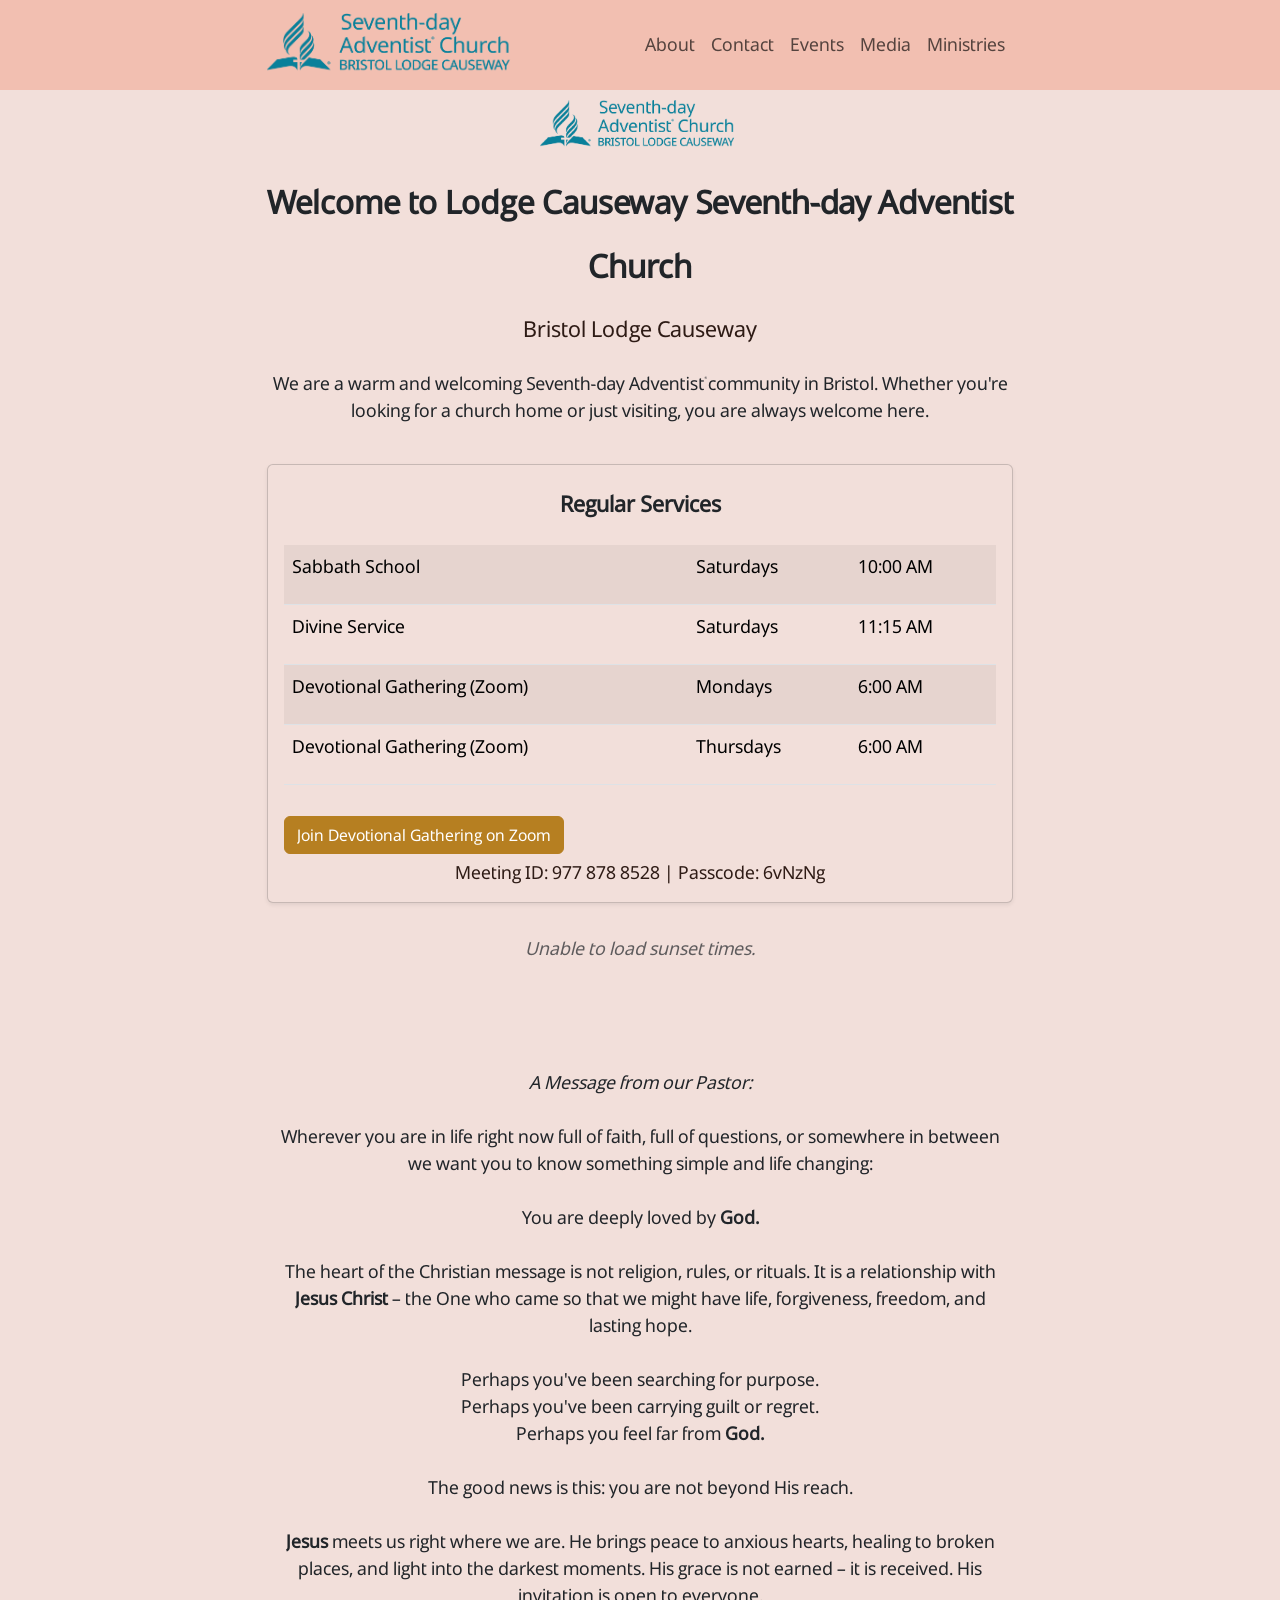
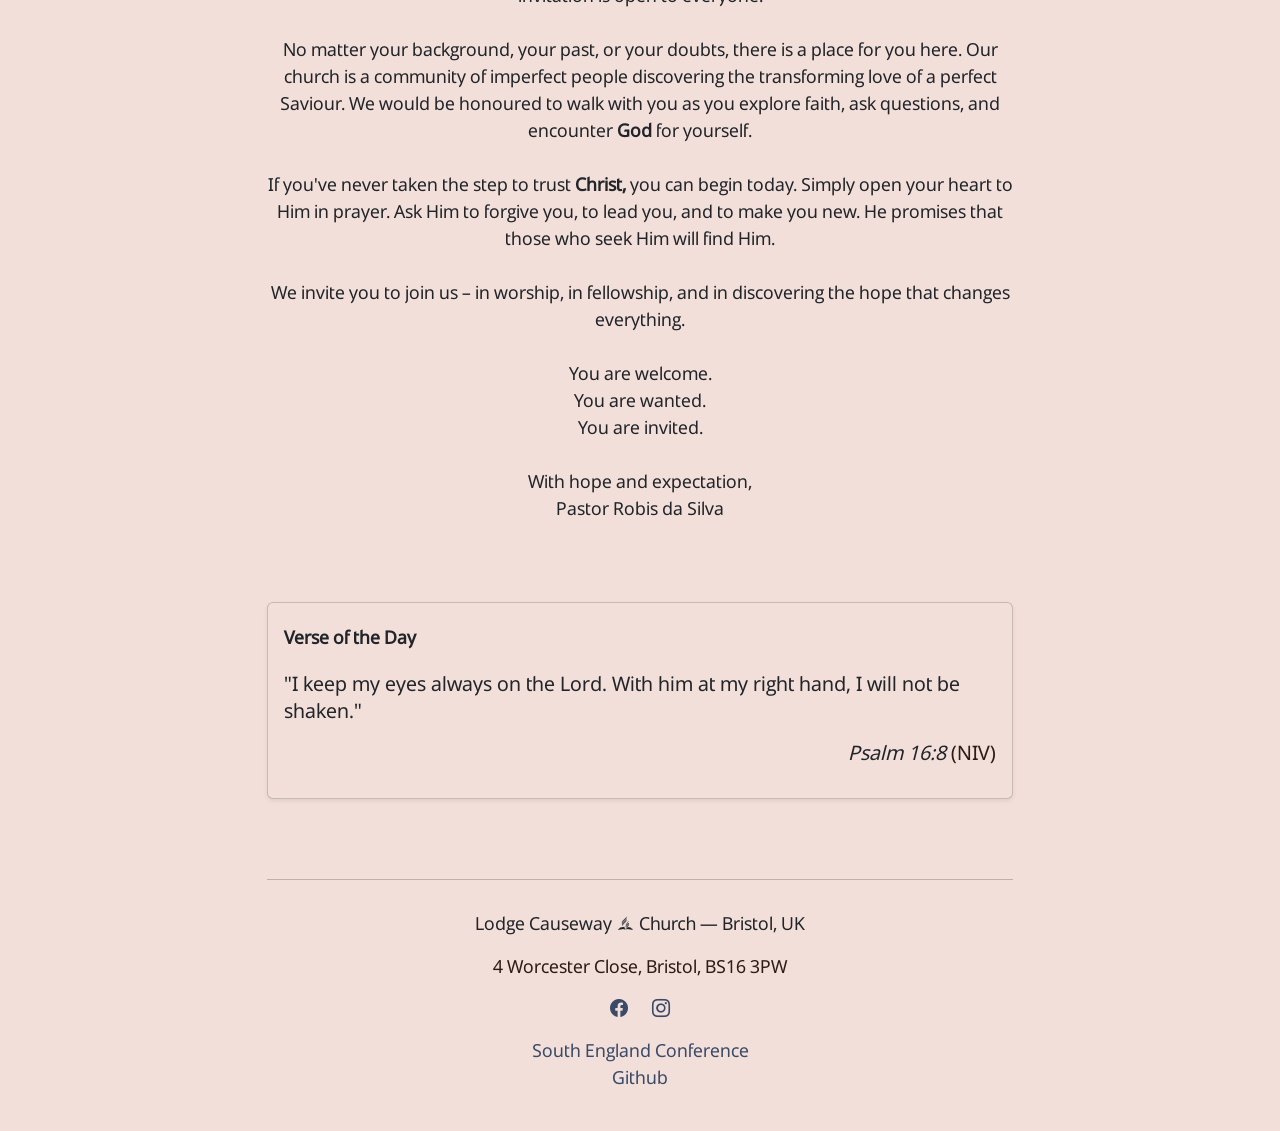
<file: index.html>
<!doctype html>
<html lang="en">
  <head>
    <meta charset="utf-8" />
    <meta name="viewport" content="width=device-width, initial-scale=1" />
    <meta name="author" content="Maurice Elliott" />
    <meta name="generator" content="Ignite v0.6.0" />
    <title> – Home</title>
    <link href="/css/bootstrap.min.css" rel="stylesheet" />
    <link href="/css/bootstrap-icons.min.css" rel="stylesheet" />
    <link href="/css/ignite-core.min.css" rel="stylesheet" />
    <link href="https://lodgesda.church/" rel="canonical" />
    <link href="/images/logo.png" rel="icon" />
    <meta property="og:site_name" content="Lodge Causeway SDA Church" />
    <meta property="og:title" content="" />
    <meta name="twitter:title" content="" />
    <meta property="og:url" content="https://lodgesda.church/" />
    <meta name="twitter:domain" content="lodgesda.church" />
    <meta name="twitter:card" content="summary_large_image" />
    <meta name="twitter:dnt" content="on" />
  </head>
  <body class="container">
    <header>
      <nav class="fixed-top navbar navbar-expand-md" style="background-color: rgb(242 191 177 / 100%)" data-bs-theme="light">
        <div class="container flex-wrap flex-lg-nowrap">
          <div class="me-2 me-md-auto">
            <a href="/" class="d-inline-flex align-items-center navbar-brand"><img src="/images/logo.png" alt="The Seventh Day Adventist Logo for Lodge Causeway Church." class="img-fluid" style="width: 250px" /></a>
          </div>
          <button type="button" class="navbar-toggler btn" data-bs-toggle="collapse" data-bs-target="#navbarCollapse" aria-controls="navbarCollapse" aria-expanded="false" aria-label="Toggle navigation"><span class="navbar-toggler-icon"></span></button>
          <div id="navbarCollapse" class="collapse navbar-collapse">
            <ul class="navbar-nav mb-2 mb-md-0 col justify-content-end">
              <li class="nav-item"><a href="/about" class="nav-link text-nowrap">About</a></li>
              <li class="nav-item"><a href="/contact" class="nav-link text-nowrap">Contact</a></li>
              <li class="nav-item"><a href="/events" class="nav-link text-nowrap">Events</a></li>
              <li class="nav-item"><a href="/media" class="nav-link text-nowrap">Media</a></li>
              <li class="nav-item"><a href="/ministries" class="nav-link text-nowrap">Ministries</a></li>
            </ul>
          </div>
        </div>
      </nav>
    </header>
    <div class="ig-main-content">
      <div class="text-center" style="margin-top: 100px; margin-bottom: 40px">
        <img src="/images/logo.png" alt="Lodge Causeway Seventh-day Adventist Church Logo" class="img-fluid" style="width: 200px" />
        <h1 style="font-weight: 600; margin-top: 20px">Welcome to Lodge Causeway Seventh-day Adventist Church</h1>
        <h3 class="text-body-secondary">Bristol Lodge Causeway</h3>
        <p style="margin-top: 20px">We are a warm and welcoming Seventh-day Adventist community in Bristol. Whether you're looking for a church home or just visiting, you are always welcome here.</p>
      </div>
      <div class="shadow-sm card" style="margin-top: 20px; margin-bottom: 20px">
        <div class="card-body">
          <h3 class="text-center card-title" style="font-weight: 600; margin-bottom: 20px">Regular Services</h3>
          <table class="table table-striped">
            <tbody>
              <tr>
                <td colspan="1"><p>Sabbath School</p></td>
                <td colspan="1"><p>Saturdays</p></td>
                <td colspan="1"><p>10:00 AM</p></td>
              </tr>
              <tr>
                <td colspan="1"><p>Divine Service</p></td>
                <td colspan="1"><p>Saturdays</p></td>
                <td colspan="1"><p>11:15 AM</p></td>
              </tr>
              <tr>
                <td colspan="1"><p>Devotional Gathering (Zoom)</p></td>
                <td colspan="1"><p>Mondays</p></td>
                <td colspan="1"><p>6:00 AM</p></td>
              </tr>
              <tr>
                <td colspan="1"><p>Devotional Gathering (Zoom)</p></td>
                <td colspan="1"><p>Thursdays</p></td>
                <td colspan="1"><p>6:00 AM</p></td>
              </tr>
            </tbody>
          </table>
          <a href="https://us02web.zoom.us/j/9778788528?pwd=enB6amRxUmVwQTdma1p2c3hEUkJtUT09" class="btn btn-primary" style="margin-top: 15px">Join Devotional Gathering on Zoom</a>
          <p class="text-body-secondary text-center card-text" style="margin-top: 5px">Meeting ID: 977 878 8528 | Passcode: 6vNzNg</p>
        </div>
      </div>
      <div id="sabbath-sunset-widget"> 
        <div class="sunset-loading">
          Loading Sabbath times...
        </div> 
      </div> 
      <style>
#sabbath-sunset-widget {
  text-align: center;
  margin: 2rem 0;
}

.sunset-loading {
  font-style: italic;
  opacity: 0.7;
}

.sunset-content h4 {
  margin-bottom: 0.5rem;
  font-weight: 600;
}

.sunset-times {
  line-height: 1.8;
}

.sunset-day {
  margin: 0.25rem 0;
}

.sunset-day .time {
  font-weight: 700;
}

.sunset-error {
  font-style: italic;
  opacity: 0.7;
}
</style> 
      <script>
(function() {
  const LAT = 51.454514;
  const LNG = -2.587910;
  
  function formatDate(date) {
    const months = ['Jan', 'Feb', 'Mar', 'Apr', 'May', 'Jun', 'Jul', 'Aug', 'Sep', 'Oct', 'Nov', 'Dec'];
    return `${months[date.getMonth()]} ${date.getDate()}, ${date.getFullYear()}`;
  }
  
  function formatTime(timeStr) {
    // API returns time in format "7:42:26 PM" in UTC
    // We need to convert to local time
    const [time, period] = timeStr.split(' ');
    const [hours, minutes] = time.split(':');
    return `${hours}:${minutes} ${period}`;
  }
  
  function getNextFriday() {
    const now = new Date();
    const dayOfWeek = now.getDay(); // 0 = Sunday, 5 = Friday, 6 = Saturday
    
    let daysUntilFriday;
    
    if (dayOfWeek === 0) { // Sunday
      daysUntilFriday = 5;
    } else if (dayOfWeek === 6) { // Saturday
      daysUntilFriday = -1; // Yesterday was Friday
    } else if (dayOfWeek === 5) { // Friday
      daysUntilFriday = 0; // Today
    } else { // Monday-Thursday
      daysUntilFriday = 5 - dayOfWeek;
    }
    
    const friday = new Date(now);
    friday.setDate(now.getDate() + daysUntilFriday);
    return friday;
  }
  
  function dateToAPIFormat(date) {
    const year = date.getFullYear();
    const month = String(date.getMonth() + 1).padStart(2, '0');
    const day = String(date.getDate()).padStart(2, '0');
    return `${year}-${month}-${day}`;
  }
  
  async function fetchSunset(date) {
    const dateStr = dateToAPIFormat(date);
    const url = `https://api.sunrise-sunset.org/json?lat=${LAT}&lng=${LNG}&date=${dateStr}&formatted=0`;
    
    const response = await fetch(url);
    const data = await response.json();
    
    if (data.status !== 'OK') {
      throw new Error('API returned error status');
    }
    
    // Parse the sunset time (comes in ISO format)
    const sunsetUTC = new Date(data.results.sunset);
    
    // Format to local time
    const hours = sunsetUTC.getHours();
    const minutes = String(sunsetUTC.getMinutes()).padStart(2, '0');
    const period = hours >= 12 ? 'PM' : 'AM';
    const displayHours = hours > 12 ? hours - 12 : (hours === 0 ? 12 : hours);
    
    return `${displayHours}:${minutes} ${period}`;
  }
  
  function formatDateWithSuffix(date) {
    const day = date.getDate();
    const suffix = ['th', 'st', 'nd', 'rd'];
    const v = day % 100;
    const suffixIndex = (v - 20) % 10 || v;
    const months = ['Jan', 'Feb', 'Mar', 'Apr', 'May', 'Jun', 'Jul', 'Aug', 'Sep', 'Oct', 'Nov', 'Dec'];
    return `${months[date.getMonth()]} ${day}${suffix[suffixIndex] || suffix[0]}`;
  }
  
  async function loadSunsetTimes() {
    try {
      const friday = getNextFriday();
      const saturday = new Date(friday);
      saturday.setDate(friday.getDate() + 1);
      
      const [fridaySunset, saturdaySunset] = await Promise.all([
        fetchSunset(friday),
        fetchSunset(saturday)
      ]);
      
      const widget = document.getElementById('sabbath-sunset-widget');
      widget.innerHTML = `
        <div class="sunset-content">
          <h4>Sabbath Sunset:</h4>
          <div class="sunset-times">
            <div class="sunset-day">Friday ${formatDateWithSuffix(friday)} <span class="time">${fridaySunset}</span></div>
            <div class="sunset-day">Saturday ${formatDateWithSuffix(saturday)} <span class="time">${saturdaySunset}</span></div>
          </div>
        </div>
      `;
    } catch (error) {
      console.error('Error fetching sunset times:', error);
      const widget = document.getElementById('sabbath-sunset-widget');
      widget.innerHTML = `
        <div class="sunset-error">
          Unable to load sunset times.
        </div>
      `;
    }
  }
  
  // Load when DOM is ready
  if (document.readyState === 'loading') {
    document.addEventListener('DOMContentLoaded', loadSunsetTimes);
  } else {
    loadSunsetTimes();
  }
})();
</script> 
      <div style="margin-top: 80px">
        <p class="text-center" style="margin-top: 80px; margin-bottom: 80px"><br /><em>A Message from our Pastor:<br /></em><br />Wherever you are in life right now full of faith, full of questions, or somewhere in between we want you to know something simple and life changing:<br /><br />You are deeply loved by <strong>God.</strong><br /><br />The heart of the Christian message is not religion, rules, or rituals. It is a relationship with <strong>Jesus Christ</strong> – the One who came so that we might have life, forgiveness, freedom, and lasting hope.<br /><br />Perhaps you've been searching for purpose.<br />Perhaps you've been carrying guilt or regret.<br />Perhaps you feel far from <strong>God.</strong><br /><br />The good news is this: you are not beyond His reach.<br /><br /><strong>Jesus</strong> meets us right where we are. He brings peace to anxious hearts, healing to broken places, and light into the darkest moments. His grace is not earned – it is received. His invitation is open to everyone.<br /><br />No matter your background, your past, or your doubts, there is a place for you here. Our church is a community of imperfect people discovering the transforming love of a perfect Saviour. We would be honoured to walk with you as you explore faith, ask questions, and encounter <strong>God</strong> for yourself.<br /><br />If you've never taken the step to trust <strong>Christ,</strong> you can begin today. Simply open your heart to Him in prayer. Ask Him to forgive you, to lead you, and to make you new. He promises that those who seek Him will find Him.<br /><br />We invite you to join us – in worship, in fellowship, and in discovering the hope that changes everything.<br /><br />You are welcome.<br />You are wanted.<br />You are invited.<br /><br />With hope and expectation,<br />Pastor Robis da Silva</p>
      </div>
      <div class="shadow-sm card">
        <div class="card-body">
          <h5 class="card-title" style="font-weight: 600; margin-bottom: 15px">Verse of the Day</h5>
          <blockquote class="blockquote">
            <p style="margin-bottom: 15px">"I keep my eyes always on the Lord. With him at my right hand, I will not be shaken."</p>
            <p class="text-end"><em>Psalm 16:8</em> <span class="text-body-secondary">(NIV)</span></p>
          </blockquote>
        </div>
      </div>
    </div>
    <div style="margin-top: 80px; margin-bottom: 40px">
      <hr style="margin-bottom: 30px" />
      <p class="text-center" style="font-weight: 300">Lodge Causeway SDA Church — Bristol, UK</p>
      <p class="text-center text-body-secondary" style="font-weight: 100; margin-bottom: 15px">4 Worcester Close, Bristol, BS16 3PW</p>
      <div class="text-center" style="margin-bottom: 15px">
        <a href="https://www.facebook.com/lodgecausewaysda" style="margin-left: 10px; margin-right: 10px"><i class="bi-facebook"></i></a>
        <a href="https://www.instagram.com/lodgecausewaysda" style="margin-left: 10px; margin-right: 10px"><i class="bi-instagram"></i></a>
      </div>
      <a href="https://sec.adventist.uk/" class="text-center" style="display: block; font-weight: 100; text-decoration: none">South England Conference</a>
      <a href="https://www.github.com/lodgeSDA/LodgeSDA.church" class="text-center" style="display: block; font-weight: 100; text-decoration: none">Github</a>
    </div>
    <script src="/js/bootstrap.bundle.min.js"></script>
    <script src="/js/ignite-core.js"></script>
  </body>
</html>
</file>
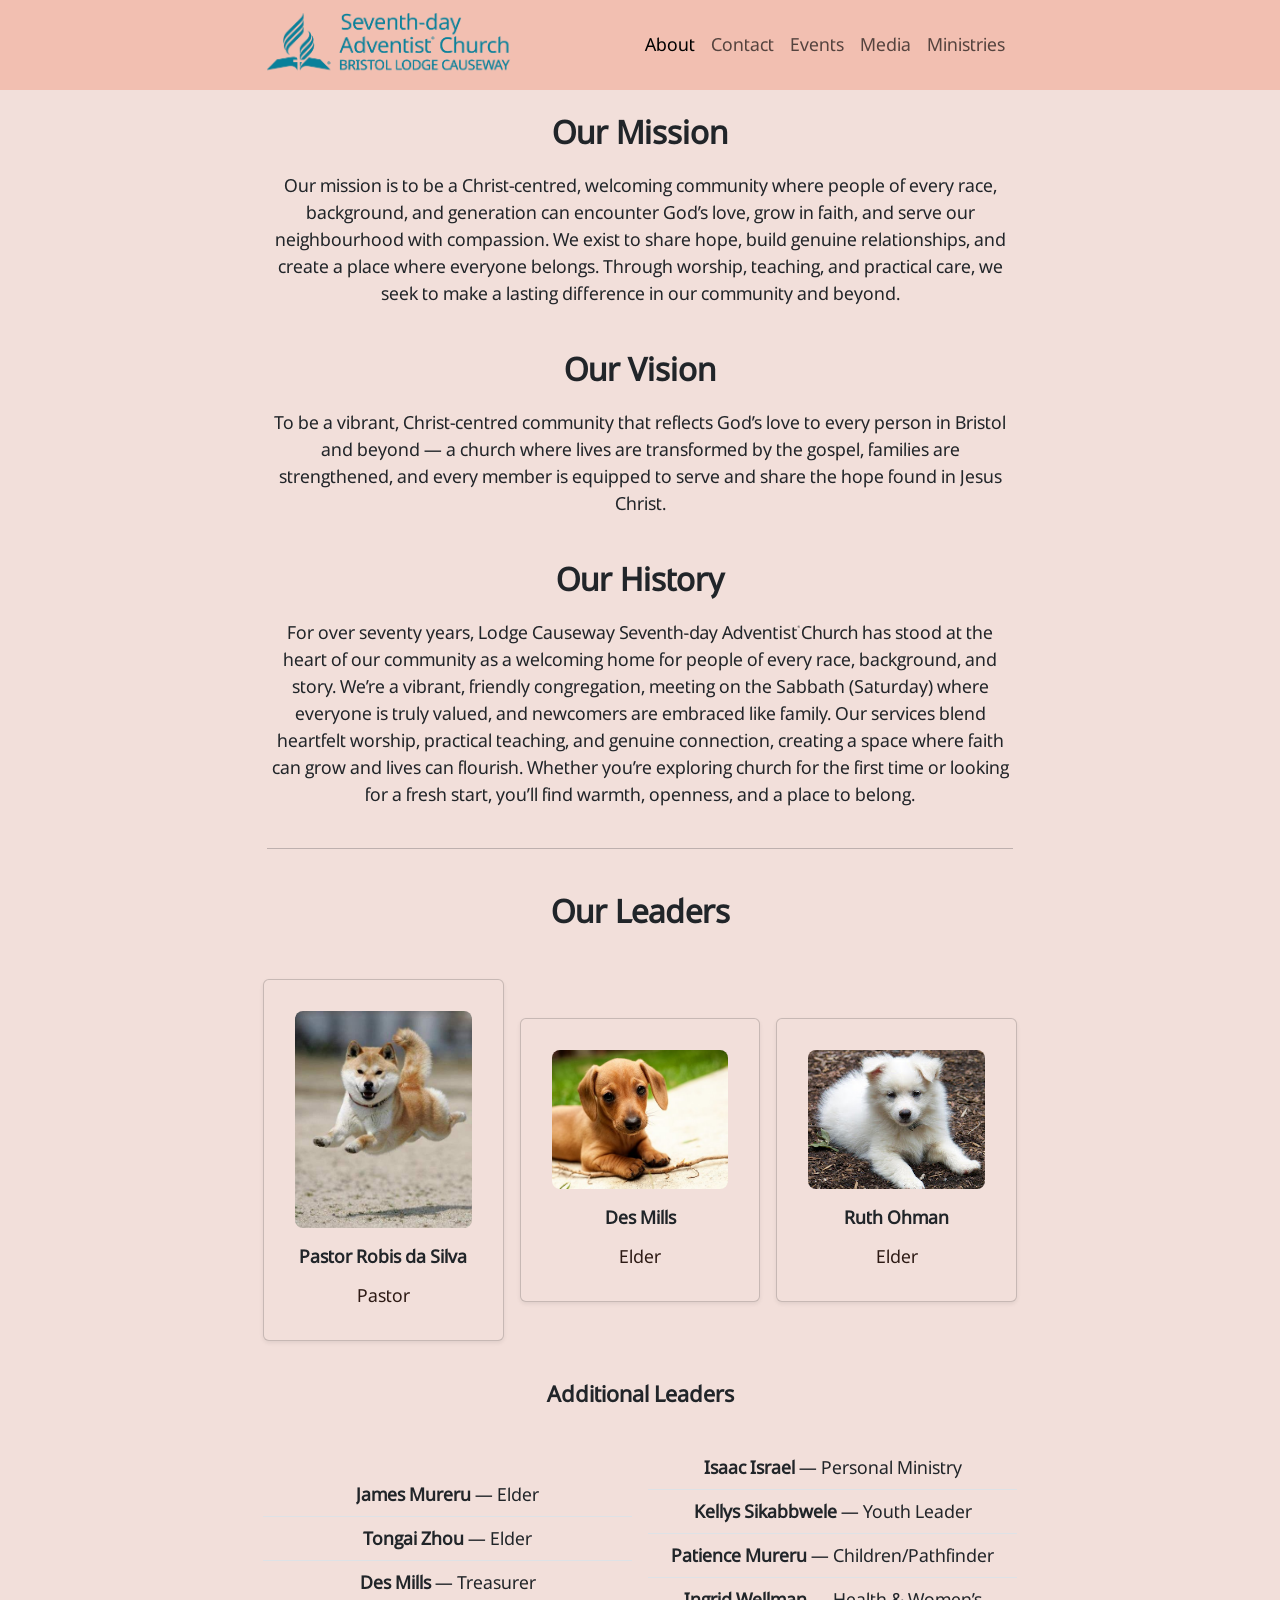
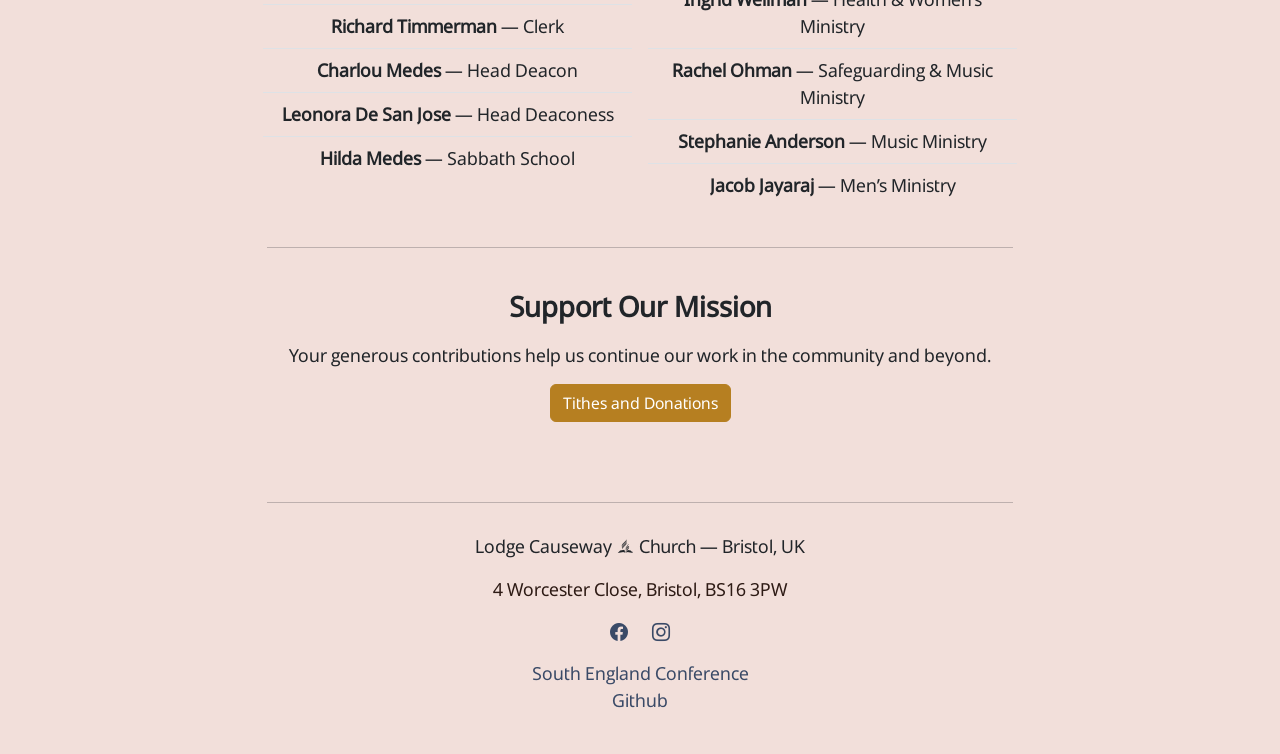
<file: about/index.html>
<!doctype html>
<html lang="en">
  <head>
    <meta charset="utf-8" />
    <meta name="viewport" content="width=device-width, initial-scale=1" />
    <meta name="author" content="Maurice Elliott" />
    <meta name="generator" content="Ignite v0.6.0" />
    <title>About – Home</title>
    <link href="/css/bootstrap.min.css" rel="stylesheet" />
    <link href="/css/bootstrap-icons.min.css" rel="stylesheet" />
    <link href="/css/ignite-core.min.css" rel="stylesheet" />
    <link href="https://lodgesda.church/about" rel="canonical" />
    <link href="/images/logo.png" rel="icon" />
    <meta property="og:site_name" content="Lodge Causeway SDA Church" />
    <meta property="og:title" content="About" />
    <meta name="twitter:title" content="About" />
    <meta property="og:url" content="https://lodgesda.church/about" />
    <meta name="twitter:domain" content="lodgesda.church" />
    <meta name="twitter:card" content="summary_large_image" />
    <meta name="twitter:dnt" content="on" />
  </head>
  <body class="container">
    <header>
      <nav class="fixed-top navbar navbar-expand-md" style="background-color: rgb(242 191 177 / 100%)" data-bs-theme="light">
        <div class="container flex-wrap flex-lg-nowrap">
          <div class="me-2 me-md-auto">
            <a href="/" class="d-inline-flex align-items-center navbar-brand"><img src="/images/logo.png" alt="The Seventh Day Adventist Logo for Lodge Causeway Church." class="img-fluid" style="width: 250px" /></a>
          </div>
          <button type="button" class="navbar-toggler btn" data-bs-toggle="collapse" data-bs-target="#navbarCollapse" aria-controls="navbarCollapse" aria-expanded="false" aria-label="Toggle navigation"><span class="navbar-toggler-icon"></span></button>
          <div id="navbarCollapse" class="collapse navbar-collapse">
            <ul class="navbar-nav mb-2 mb-md-0 col justify-content-end">
              <li class="nav-item"><a href="/about" class="nav-link active text-nowrap" aria-current="page">About</a></li>
              <li class="nav-item"><a href="/contact" class="nav-link text-nowrap">Contact</a></li>
              <li class="nav-item"><a href="/events" class="nav-link text-nowrap">Events</a></li>
              <li class="nav-item"><a href="/media" class="nav-link text-nowrap">Media</a></li>
              <li class="nav-item"><a href="/ministries" class="nav-link text-nowrap">Ministries</a></li>
            </ul>
          </div>
        </div>
      </nav>
    </header>
    <div class="ig-main-content">
      <div class="text-center" style="margin-top: 100px; margin-bottom: 80px">
        <h1 style="font-weight: 600; margin-top: 20px">Our Mission</h1>
        <p class="text-center" style="margin-bottom: 30px">Our mission is to be a Christ-centred, welcoming community where people of every race, background, and generation can encounter God’s love, grow in faith, and serve our neighbourhood with compassion. We exist to share hope, build genuine relationships, and create a place where everyone belongs. Through worship, teaching, and practical care, we seek to make a lasting difference in our community and beyond.</p>
        <h1 style="font-weight: 600">Our Vision</h1>
        <p class="text-center" style="margin-bottom: 30px">To be a vibrant, Christ-centred community that reflects God’s love to every person in Bristol and beyond — a church where lives are transformed by the gospel, families are strengthened, and every member is equipped to serve and share the hope found in Jesus Christ.</p>
        <h1 style="font-weight: 600">Our History</h1>
        <p class="text-center" style="margin-bottom: 40px">For over seventy years, Lodge Causeway Seventh-day Adventist Church has stood at the heart of our community as a welcoming home for people of every race, background, and story. We’re a vibrant, friendly congregation, meeting on the Sabbath (Saturday) where everyone is truly valued, and newcomers are embraced like family. Our services blend heartfelt worship, practical teaching, and genuine connection, creating a space where faith can grow and lives can flourish. Whether you’re exploring church for the first time or looking for a fresh start, you’ll find warmth, openness, and a place to belong.</p>
        <hr />
        <h1 style="font-weight: 600; margin-top: 30px; margin-bottom: 20px">Our Leaders</h1>
        <div class="row justify-content-center row-cols-1 row-cols-md-3" style="margin-bottom: 30px">
          <div class="col align-self-center g-3">
            <div class="text-center shadow-sm card" style="padding: 15px">
              <div class="card-body">
                <img src="/images/pastor.jpg" alt="Photo of Pastor Robis da Silva" class="img-fluid" style="border-radius: 8px; margin-bottom: 10px" />
                <h5 class="card-title" style="font-weight: 600">Pastor Robis da Silva</h5>
                <p class="text-body-secondary card-text">Pastor</p>
              </div>
            </div>
          </div>
          <div class="col align-self-center g-3">
            <div class="text-center shadow-sm card" style="padding: 15px">
              <div class="card-body">
                <img src="/images/des.jpg" alt="Photo of Des Mills" class="img-fluid" style="border-radius: 8px; margin-bottom: 10px" />
                <h5 class="card-title" style="font-weight: 600">Des Mills</h5>
                <p class="text-body-secondary card-text">Elder</p>
              </div>
            </div>
          </div>
          <div class="col align-self-center g-3">
            <div class="text-center shadow-sm card" style="padding: 15px">
              <div class="card-body">
                <img src="/images/ruth.jpg" alt="Photo of Ruth Ohman" class="img-fluid" style="border-radius: 8px; margin-bottom: 10px" />
                <h5 class="card-title" style="font-weight: 600">Ruth Ohman</h5>
                <p class="text-body-secondary card-text">Elder</p>
              </div>
            </div>
          </div>
        </div>
        <h3 style="font-weight: 600; margin-bottom: 15px">Additional Leaders</h3>
        <div class="row justify-content-center row-cols-1 row-cols-md-2" style="margin-bottom: 40px">
          <div class="col align-self-center g-3">
            <ul class="list-group list-group-flush">
              <li class="list-group-item"><p class="m-0"><strong>James Mureru</strong> — Elder</p></li>
              <li class="list-group-item"><p class="m-0"><strong>Tongai Zhou</strong> — Elder</p></li>
              <li class="list-group-item"><p class="m-0"><strong>Des Mills</strong> — Treasurer</p></li>
              <li class="list-group-item"><p class="m-0"><strong>Richard Timmerman</strong> — Clerk</p></li>
              <li class="list-group-item"><p class="m-0"><strong>Charlou Medes</strong> — Head Deacon</p></li>
              <li class="list-group-item"><p class="m-0"><strong>Leonora De San Jose</strong> — Head Deaconess</p></li>
              <li class="list-group-item"><p class="m-0"><strong>Hilda Medes</strong> — Sabbath School</p></li>
            </ul>
          </div>
          <div class="col align-self-center g-3">
            <ul class="list-group list-group-flush">
              <li class="list-group-item"><p class="m-0"><strong>Isaac Israel</strong> — Personal Ministry</p></li>
              <li class="list-group-item"><p class="m-0"><strong>Kellys Sikabbwele</strong> — Youth Leader</p></li>
              <li class="list-group-item"><p class="m-0"><strong>Patience Mureru</strong> — Children/Pathfinder</p></li>
              <li class="list-group-item"><p class="m-0"><strong>Ingrid Wellman</strong> — Health &amp; Women’s Ministry</p></li>
              <li class="list-group-item"><p class="m-0"><strong>Rachel Ohman</strong> — Safeguarding &amp; Music Ministry</p></li>
              <li class="list-group-item"><p class="m-0"><strong>Stephanie Anderson</strong> — Music Ministry</p></li>
              <li class="list-group-item"><p class="m-0"><strong>Jacob Jayaraj</strong> — Men’s Ministry</p></li>
            </ul>
          </div>
        </div>
        <hr />
        <h2 style="font-weight: 600; margin-top: 30px">Support Our Mission</h2>
        <p class="text-center" style="margin-bottom: 15px">Your generous contributions help us continue our work in the community and beyond.</p>
        <a href="https://sec.adventist.uk/giving/tithes-offerings-and-donations" class="btn btn-primary">Tithes and Donations</a>
      </div>
    </div>
    <div style="margin-top: 80px; margin-bottom: 40px">
      <hr style="margin-bottom: 30px" />
      <p class="text-center" style="font-weight: 300">Lodge Causeway SDA Church — Bristol, UK</p>
      <p class="text-center text-body-secondary" style="font-weight: 100; margin-bottom: 15px">4 Worcester Close, Bristol, BS16 3PW</p>
      <div class="text-center" style="margin-bottom: 15px">
        <a href="https://www.facebook.com/lodgecausewaysda" style="margin-left: 10px; margin-right: 10px"><i class="bi-facebook"></i></a>
        <a href="https://www.instagram.com/lodgecausewaysda" style="margin-left: 10px; margin-right: 10px"><i class="bi-instagram"></i></a>
      </div>
      <a href="https://sec.adventist.uk/" class="text-center" style="display: block; font-weight: 100; text-decoration: none">South England Conference</a>
      <a href="https://www.github.com/lodgeSDA/LodgeSDA.church" class="text-center" style="display: block; font-weight: 100; text-decoration: none">Github</a>
    </div>
    <script src="/js/bootstrap.bundle.min.js"></script>
    <script src="/js/ignite-core.js"></script>
  </body>
</html>
</file>
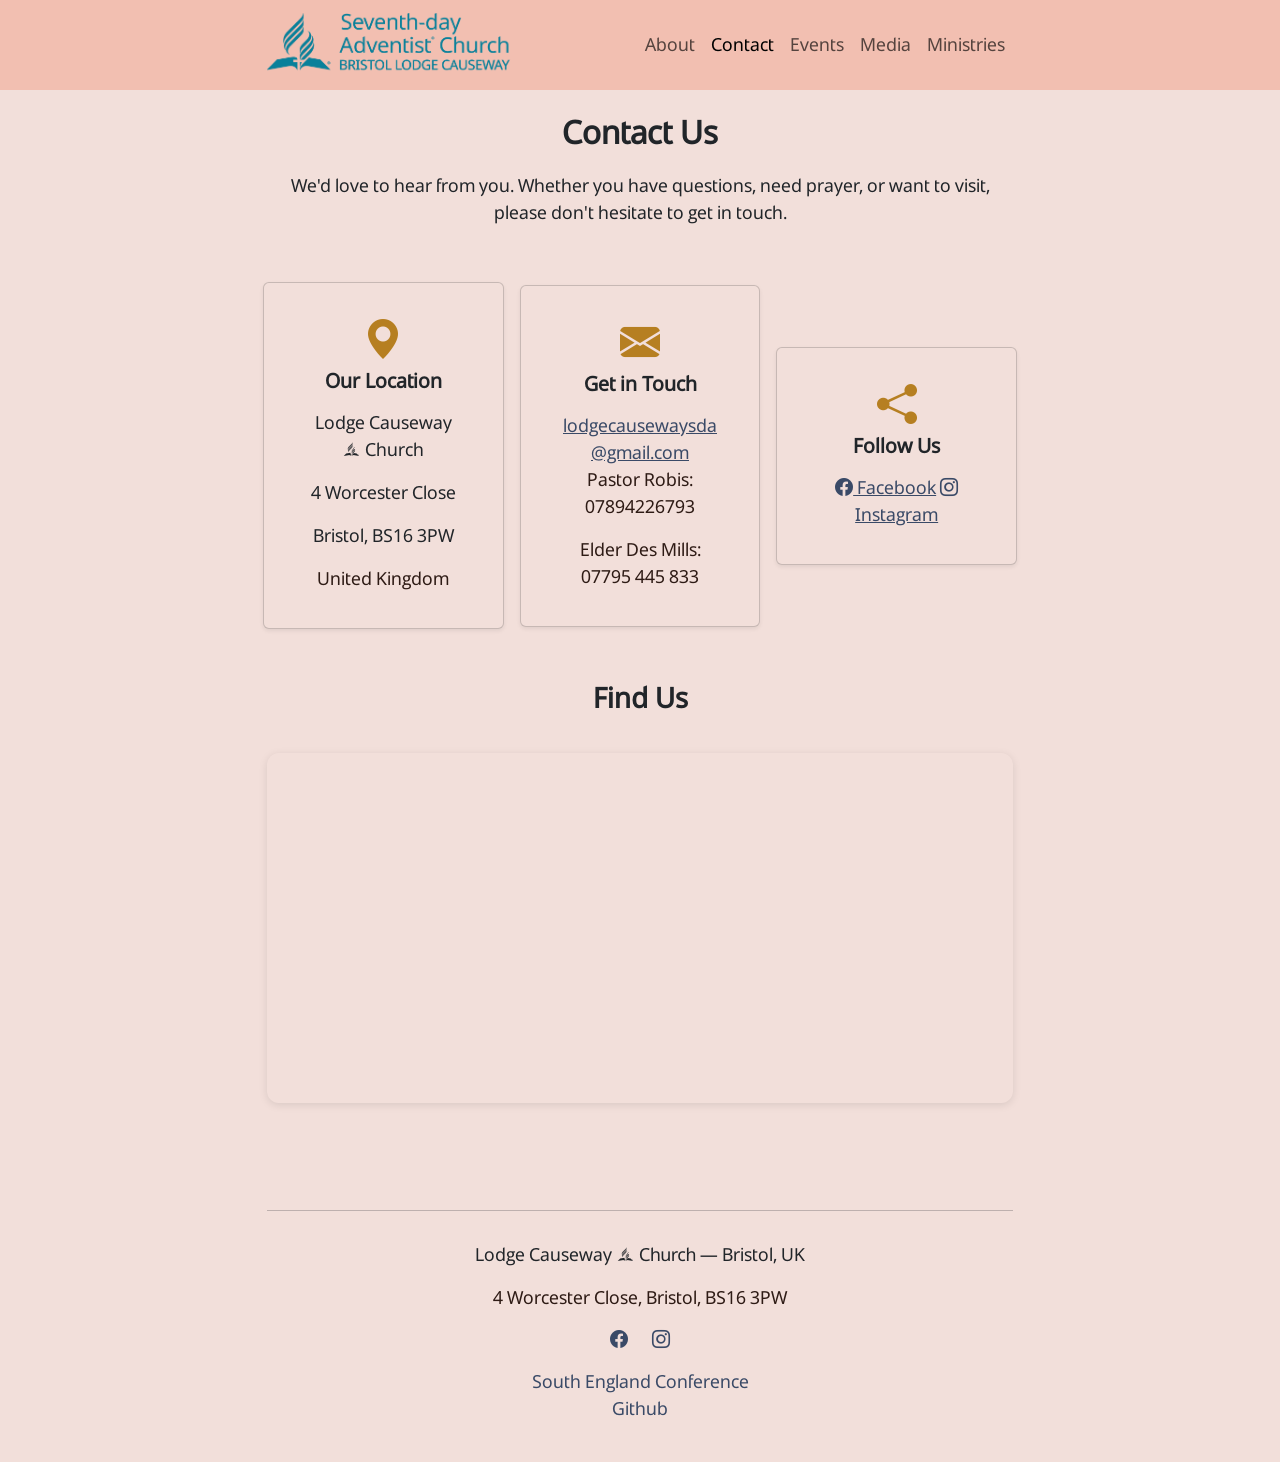
<file: contact/index.html>
<!doctype html>
<html lang="en">
  <head>
    <meta charset="utf-8" />
    <meta name="viewport" content="width=device-width, initial-scale=1" />
    <meta name="author" content="Maurice Elliott" />
    <meta name="generator" content="Ignite v0.6.0" />
    <title>Contact Us – Home</title>
    <link href="/css/bootstrap.min.css" rel="stylesheet" />
    <link href="/css/bootstrap-icons.min.css" rel="stylesheet" />
    <link href="/css/ignite-core.min.css" rel="stylesheet" />
    <link href="https://lodgesda.church/contact" rel="canonical" />
    <link href="/images/logo.png" rel="icon" />
    <meta property="og:site_name" content="Lodge Causeway SDA Church" />
    <meta property="og:title" content="Contact Us" />
    <meta name="twitter:title" content="Contact Us" />
    <meta property="og:url" content="https://lodgesda.church/contact" />
    <meta name="twitter:domain" content="lodgesda.church" />
    <meta name="twitter:card" content="summary_large_image" />
    <meta name="twitter:dnt" content="on" />
  </head>
  <body class="container">
    <header>
      <nav class="fixed-top navbar navbar-expand-md" style="background-color: rgb(242 191 177 / 100%)" data-bs-theme="light">
        <div class="container flex-wrap flex-lg-nowrap">
          <div class="me-2 me-md-auto">
            <a href="/" class="d-inline-flex align-items-center navbar-brand"><img src="/images/logo.png" alt="The Seventh Day Adventist Logo for Lodge Causeway Church." class="img-fluid" style="width: 250px" /></a>
          </div>
          <button type="button" class="navbar-toggler btn" data-bs-toggle="collapse" data-bs-target="#navbarCollapse" aria-controls="navbarCollapse" aria-expanded="false" aria-label="Toggle navigation"><span class="navbar-toggler-icon"></span></button>
          <div id="navbarCollapse" class="collapse navbar-collapse">
            <ul class="navbar-nav mb-2 mb-md-0 col justify-content-end">
              <li class="nav-item"><a href="/about" class="nav-link text-nowrap">About</a></li>
              <li class="nav-item"><a href="/contact" class="nav-link active text-nowrap" aria-current="page">Contact</a></li>
              <li class="nav-item"><a href="/events" class="nav-link text-nowrap">Events</a></li>
              <li class="nav-item"><a href="/media" class="nav-link text-nowrap">Media</a></li>
              <li class="nav-item"><a href="/ministries" class="nav-link text-nowrap">Ministries</a></li>
            </ul>
          </div>
        </div>
      </nav>
    </header>
    <div class="ig-main-content">
      <div style="margin-top: 100px; margin-bottom: 80px">
        <h1 class="text-center" style="font-weight: 600">Contact Us</h1>
        <p class="text-center" style="margin-bottom: 40px">We'd love to hear from you. Whether you have questions, need prayer, or want to visit, please don't hesitate to get in touch.</p>
        <div class="row justify-content-center row-cols-1 row-cols-md-3" style="margin-bottom: 40px">
          <div class="col align-self-center g-3">
            <div class="text-center shadow-sm card" style="padding: 20px">
              <div class="card-body">
                <i class="fs-1 bi-geo-alt-fill" style="color: rgb(182 127 33 / 100%); margin-bottom: 10px"></i>
                <h4 class="card-title" style="font-weight: 600">Our Location</h4>
                <p class="card-text">Lodge Causeway SDA Church</p>
                <p class="card-text">4 Worcester Close</p>
                <p class="card-text">Bristol, BS16 3PW</p>
                <p class="text-body-secondary card-text">United Kingdom</p>
              </div>
            </div>
          </div>
          <div class="col align-self-center g-3">
            <div class="text-center shadow-sm card" style="padding: 20px">
              <div class="card-body">
                <i class="fs-1 bi-envelope-fill" style="color: rgb(182 127 33 / 100%); margin-bottom: 10px"></i>
                <h4 class="card-title" style="font-weight: 600">Get in Touch</h4>
                <a href="mailto:lodgecausewaysda@gmail.com" style="margin-bottom: 5px">lodgecausewaysda@gmail.com</a>
                <p class="text-body-secondary card-text">Pastor Robis: 07894226793</p>
                <p class="text-body-secondary card-text">Elder Des Mills: 07795 445 833</p>
              </div>
            </div>
          </div>
          <div class="col align-self-center g-3">
            <div class="text-center shadow-sm card" style="padding: 20px">
              <div class="card-body">
                <i class="fs-1 bi-share-fill" style="color: rgb(182 127 33 / 100%); margin-bottom: 10px"></i>
                <h4 class="card-title" style="font-weight: 600">Follow Us</h4>
                <a href="https://www.facebook.com/lodgecausewaysda" style="margin-bottom: 5px"><i class="bi-facebook"></i> Facebook</a>
                <a href="https://www.instagram.com/lodgecausewaysda"><i class="bi-instagram"></i> Instagram</a>
              </div>
            </div>
          </div>
        </div>
        <h2 class="text-center" style="font-weight: 600; margin-top: 20px">Find Us</h2>
        <div style="text-align: center; padding: 20px 0;"> 
          <iframe src="https://www.google.com/maps/embed?pb=!1m18!1m12!1m3!1d2485.3230666343716!2d-2.5214727000000003!3d51.470583999999995!2m3!1f0!2f0!3f0!3m2!1i1024!2i768!4f13.1!3m3!1m2!1s0x48718fea43d949d7%3A0xd5331fc00fc7d8bf!2sBristol%20Lodge%20Causeway%20Seventh-Day%20Adventist!5e0!3m2!1sen!2suk!4v1781177393602!5m2!1sen!2suk" width="100%" height="350" style="border: 0; border-radius: 12px; box-shadow: 0 2px 8px rgba(0,0,0,0.1);" allowfullscreen loading="lazy" referrerpolicy="no-referrer-when-downgrade"> </iframe> 
        </div> 
      </div>
    </div>
    <div style="margin-top: 80px; margin-bottom: 40px">
      <hr style="margin-bottom: 30px" />
      <p class="text-center" style="font-weight: 300">Lodge Causeway SDA Church — Bristol, UK</p>
      <p class="text-center text-body-secondary" style="font-weight: 100; margin-bottom: 15px">4 Worcester Close, Bristol, BS16 3PW</p>
      <div class="text-center" style="margin-bottom: 15px">
        <a href="https://www.facebook.com/lodgecausewaysda" style="margin-left: 10px; margin-right: 10px"><i class="bi-facebook"></i></a>
        <a href="https://www.instagram.com/lodgecausewaysda" style="margin-left: 10px; margin-right: 10px"><i class="bi-instagram"></i></a>
      </div>
      <a href="https://sec.adventist.uk/" class="text-center" style="display: block; font-weight: 100; text-decoration: none">South England Conference</a>
      <a href="https://www.github.com/lodgeSDA/LodgeSDA.church" class="text-center" style="display: block; font-weight: 100; text-decoration: none">Github</a>
    </div>
    <script src="/js/bootstrap.bundle.min.js"></script>
    <script src="/js/ignite-core.js"></script>
  </body>
</html>
</file>
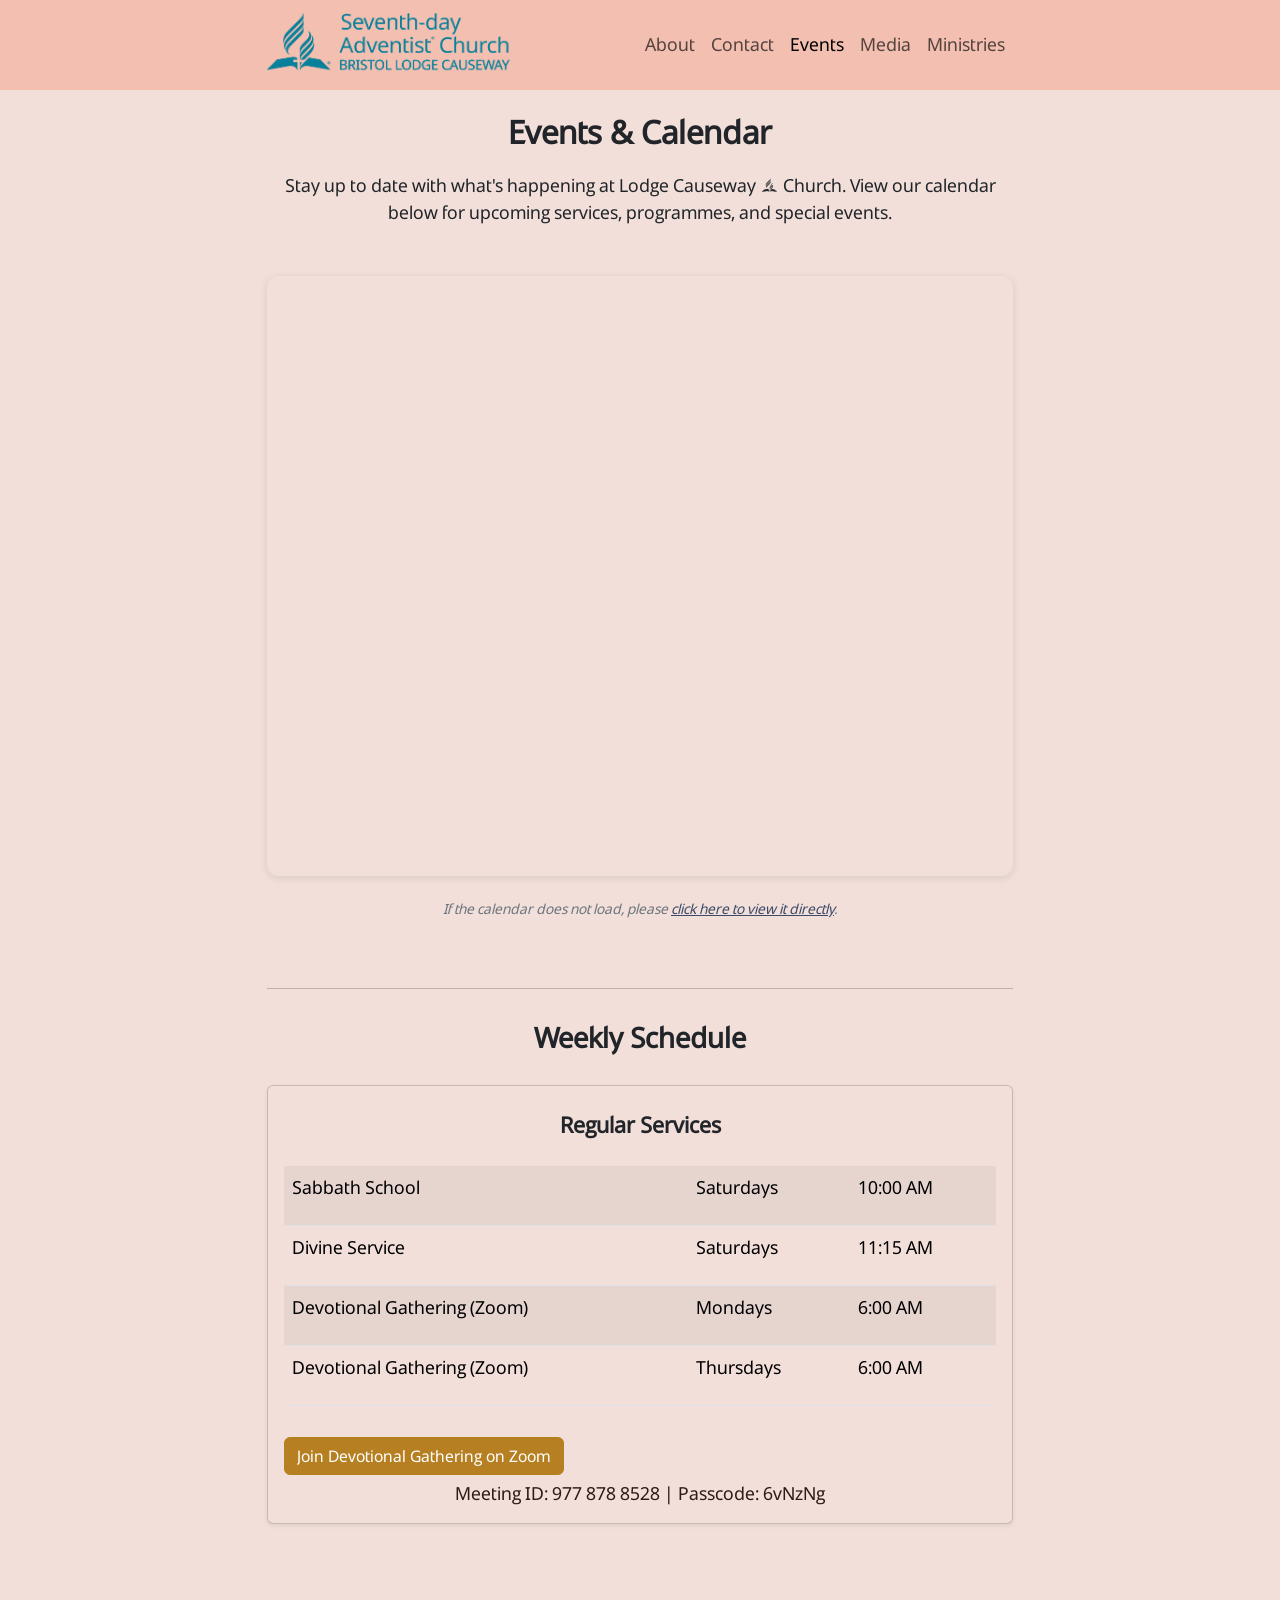
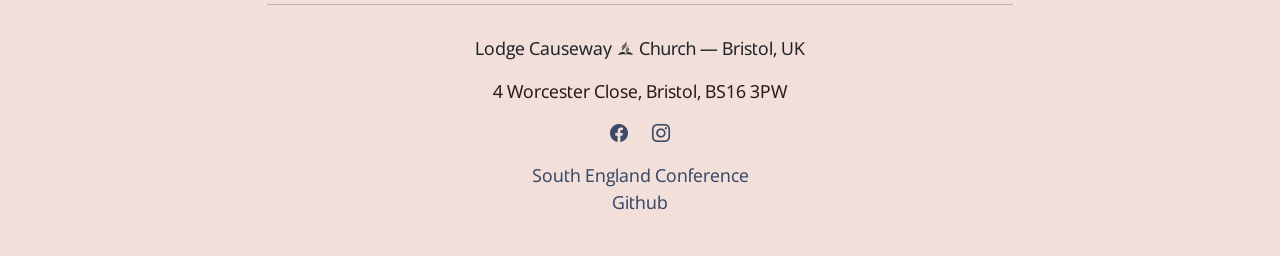
<file: events/index.html>
<!doctype html>
<html lang="en">
  <head>
    <meta charset="utf-8" />
    <meta name="viewport" content="width=device-width, initial-scale=1" />
    <meta name="author" content="Maurice Elliott" />
    <meta name="generator" content="Ignite v0.6.0" />
    <title>Events – Home</title>
    <link href="/css/bootstrap.min.css" rel="stylesheet" />
    <link href="/css/bootstrap-icons.min.css" rel="stylesheet" />
    <link href="/css/ignite-core.min.css" rel="stylesheet" />
    <link href="https://lodgesda.church/events" rel="canonical" />
    <link href="/images/logo.png" rel="icon" />
    <meta property="og:site_name" content="Lodge Causeway SDA Church" />
    <meta property="og:title" content="Events" />
    <meta name="twitter:title" content="Events" />
    <meta property="og:url" content="https://lodgesda.church/events" />
    <meta name="twitter:domain" content="lodgesda.church" />
    <meta name="twitter:card" content="summary_large_image" />
    <meta name="twitter:dnt" content="on" />
  </head>
  <body class="container">
    <header>
      <nav class="fixed-top navbar navbar-expand-md" style="background-color: rgb(242 191 177 / 100%)" data-bs-theme="light">
        <div class="container flex-wrap flex-lg-nowrap">
          <div class="me-2 me-md-auto">
            <a href="/" class="d-inline-flex align-items-center navbar-brand"><img src="/images/logo.png" alt="The Seventh Day Adventist Logo for Lodge Causeway Church." class="img-fluid" style="width: 250px" /></a>
          </div>
          <button type="button" class="navbar-toggler btn" data-bs-toggle="collapse" data-bs-target="#navbarCollapse" aria-controls="navbarCollapse" aria-expanded="false" aria-label="Toggle navigation"><span class="navbar-toggler-icon"></span></button>
          <div id="navbarCollapse" class="collapse navbar-collapse">
            <ul class="navbar-nav mb-2 mb-md-0 col justify-content-end">
              <li class="nav-item"><a href="/about" class="nav-link text-nowrap">About</a></li>
              <li class="nav-item"><a href="/contact" class="nav-link text-nowrap">Contact</a></li>
              <li class="nav-item"><a href="/events" class="nav-link active text-nowrap" aria-current="page">Events</a></li>
              <li class="nav-item"><a href="/media" class="nav-link text-nowrap">Media</a></li>
              <li class="nav-item"><a href="/ministries" class="nav-link text-nowrap">Ministries</a></li>
            </ul>
          </div>
        </div>
      </nav>
    </header>
    <div class="ig-main-content">
      <div style="margin-top: 100px; margin-bottom: 80px">
        <h1 class="text-center" style="font-weight: 600">Events &amp; Calendar</h1>
        <p class="text-center" style="margin-bottom: 30px">Stay up to date with what's happening at Lodge Causeway SDA Church. View our calendar below for upcoming services, programmes, and special events.</p>
        <div style="text-align: center; padding: 20px 0;"> 
          <iframe src="https://calendar.google.com/calendar/embed?src=lodgecausewaysda%40gmail.com&amp;ctz=Europe%2FLondon&amp;showTitle=0&amp;showNav=1&amp;showDate=1&amp;showPrint=0&amp;showTabs=1&amp;showCalendars=0&amp;showTz=0&amp;mode=MONTH" style="border: 0; border-radius: 12px; box-shadow: 0 2px 8px rgba(0,0,0,0.1);" width="100%" height="600" frameborder="0" scrolling="no" loading="lazy"> </iframe> 
          <p style="margin-top: 12px; color: #6c757d; font-size: 14px;"> <em>If the calendar does not load, please <a href="https://calendar.google.com/calendar/embed?src=lodgecausewaysda%40gmail.com&amp;ctz=Europe%2FLondon" target="_blank">click here to view it directly</a>.</em> </p> 
        </div> 
        <hr style="margin-top: 30px" />
        <h2 class="text-center" style="font-weight: 600; margin-top: 20px">Weekly Schedule</h2>
        <div class="shadow-sm card" style="margin-top: 20px; margin-bottom: 20px">
          <div class="card-body">
            <h3 class="text-center card-title" style="font-weight: 600; margin-bottom: 20px">Regular Services</h3>
            <table class="table table-striped">
              <tbody>
                <tr>
                  <td colspan="1"><p>Sabbath School</p></td>
                  <td colspan="1"><p>Saturdays</p></td>
                  <td colspan="1"><p>10:00 AM</p></td>
                </tr>
                <tr>
                  <td colspan="1"><p>Divine Service</p></td>
                  <td colspan="1"><p>Saturdays</p></td>
                  <td colspan="1"><p>11:15 AM</p></td>
                </tr>
                <tr>
                  <td colspan="1"><p>Devotional Gathering (Zoom)</p></td>
                  <td colspan="1"><p>Mondays</p></td>
                  <td colspan="1"><p>6:00 AM</p></td>
                </tr>
                <tr>
                  <td colspan="1"><p>Devotional Gathering (Zoom)</p></td>
                  <td colspan="1"><p>Thursdays</p></td>
                  <td colspan="1"><p>6:00 AM</p></td>
                </tr>
              </tbody>
            </table>
            <a href="https://us02web.zoom.us/j/9778788528?pwd=enB6amRxUmVwQTdma1p2c3hEUkJtUT09" class="btn btn-primary" style="margin-top: 15px">Join Devotional Gathering on Zoom</a>
            <p class="text-body-secondary text-center card-text" style="margin-top: 5px">Meeting ID: 977 878 8528 | Passcode: 6vNzNg</p>
          </div>
        </div>
      </div>
    </div>
    <div style="margin-top: 80px; margin-bottom: 40px">
      <hr style="margin-bottom: 30px" />
      <p class="text-center" style="font-weight: 300">Lodge Causeway SDA Church — Bristol, UK</p>
      <p class="text-center text-body-secondary" style="font-weight: 100; margin-bottom: 15px">4 Worcester Close, Bristol, BS16 3PW</p>
      <div class="text-center" style="margin-bottom: 15px">
        <a href="https://www.facebook.com/lodgecausewaysda" style="margin-left: 10px; margin-right: 10px"><i class="bi-facebook"></i></a>
        <a href="https://www.instagram.com/lodgecausewaysda" style="margin-left: 10px; margin-right: 10px"><i class="bi-instagram"></i></a>
      </div>
      <a href="https://sec.adventist.uk/" class="text-center" style="display: block; font-weight: 100; text-decoration: none">South England Conference</a>
      <a href="https://www.github.com/lodgeSDA/LodgeSDA.church" class="text-center" style="display: block; font-weight: 100; text-decoration: none">Github</a>
    </div>
    <script src="/js/bootstrap.bundle.min.js"></script>
    <script src="/js/ignite-core.js"></script>
  </body>
</html>
</file>
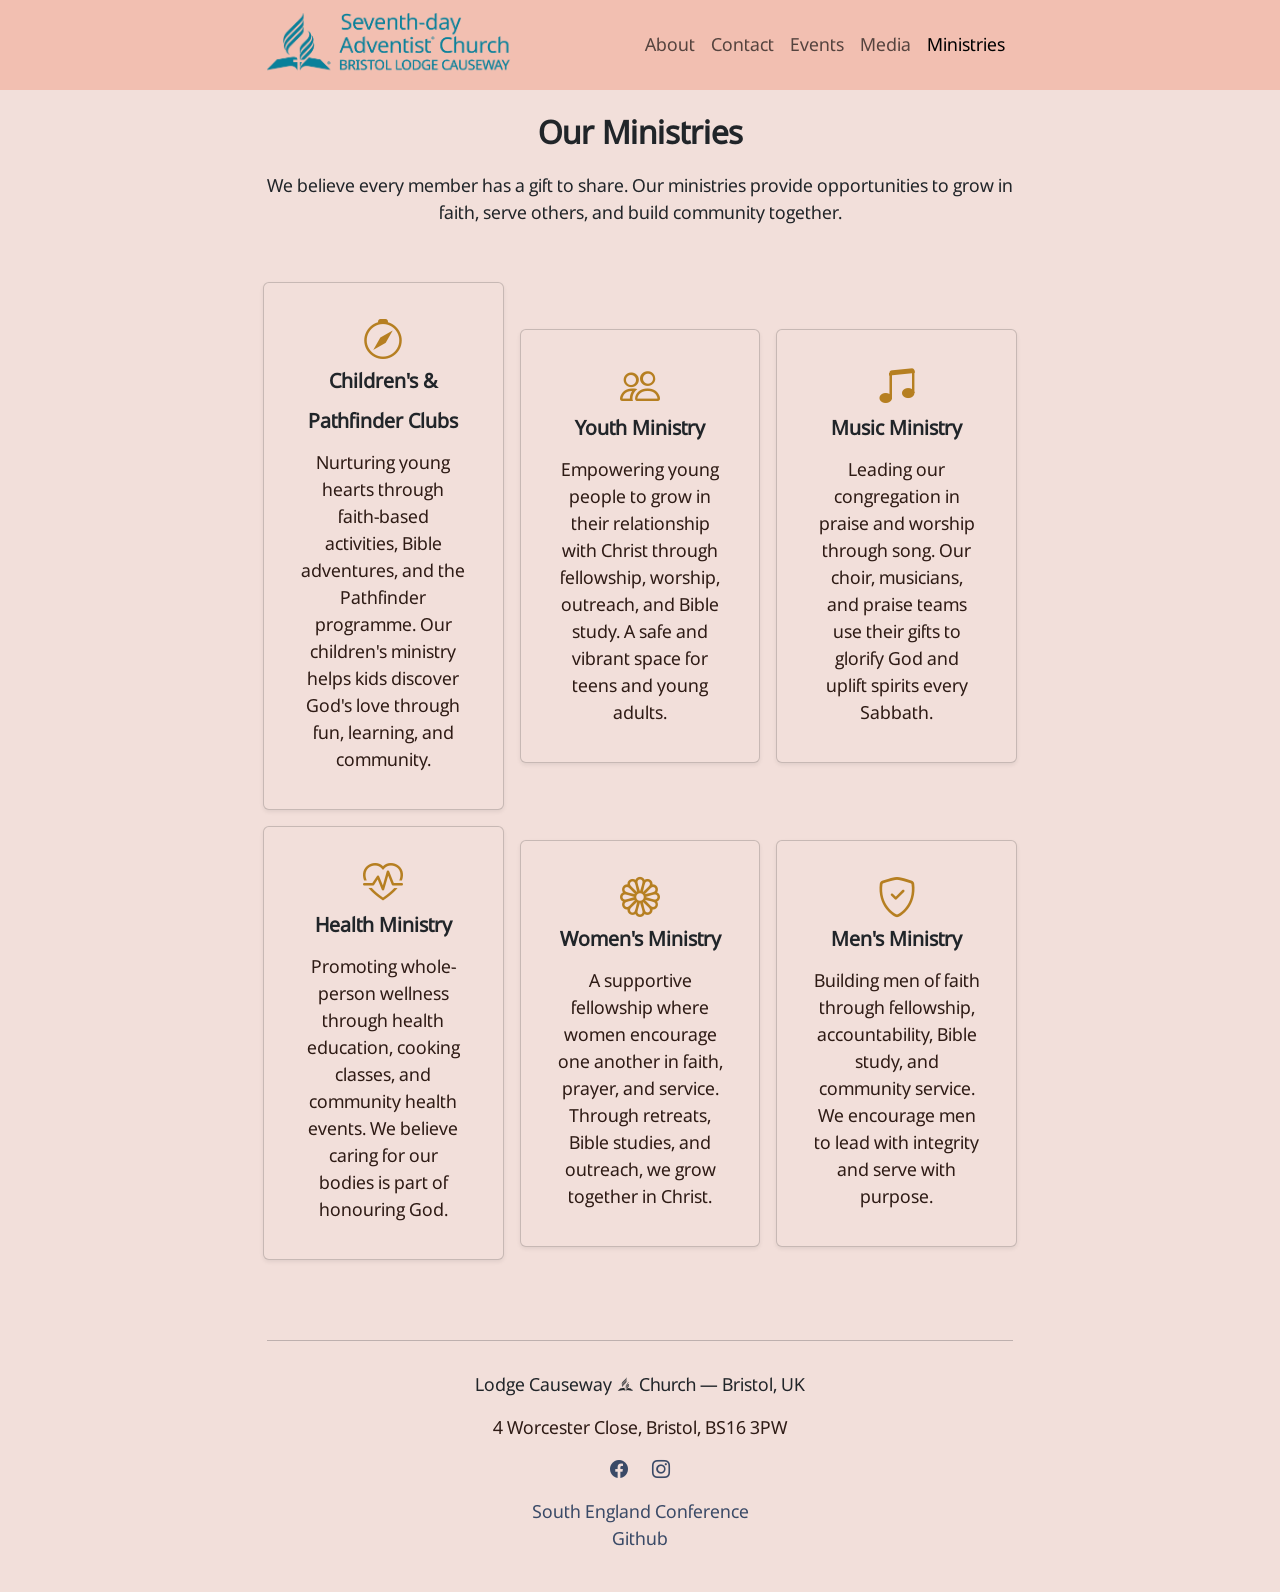
<file: ministries/index.html>
<!doctype html>
<html lang="en">
  <head>
    <meta charset="utf-8" />
    <meta name="viewport" content="width=device-width, initial-scale=1" />
    <meta name="author" content="Maurice Elliott" />
    <meta name="generator" content="Ignite v0.6.0" />
    <title>Ministries – Home</title>
    <link href="/css/bootstrap.min.css" rel="stylesheet" />
    <link href="/css/bootstrap-icons.min.css" rel="stylesheet" />
    <link href="/css/ignite-core.min.css" rel="stylesheet" />
    <link href="https://lodgesda.church/ministries" rel="canonical" />
    <link href="/images/logo.png" rel="icon" />
    <meta property="og:site_name" content="Lodge Causeway SDA Church" />
    <meta property="og:title" content="Ministries" />
    <meta name="twitter:title" content="Ministries" />
    <meta property="og:url" content="https://lodgesda.church/ministries" />
    <meta name="twitter:domain" content="lodgesda.church" />
    <meta name="twitter:card" content="summary_large_image" />
    <meta name="twitter:dnt" content="on" />
  </head>
  <body class="container">
    <header>
      <nav class="fixed-top navbar navbar-expand-md" style="background-color: rgb(242 191 177 / 100%)" data-bs-theme="light">
        <div class="container flex-wrap flex-lg-nowrap">
          <div class="me-2 me-md-auto">
            <a href="/" class="d-inline-flex align-items-center navbar-brand"><img src="/images/logo.png" alt="The Seventh Day Adventist Logo for Lodge Causeway Church." class="img-fluid" style="width: 250px" /></a>
          </div>
          <button type="button" class="navbar-toggler btn" data-bs-toggle="collapse" data-bs-target="#navbarCollapse" aria-controls="navbarCollapse" aria-expanded="false" aria-label="Toggle navigation"><span class="navbar-toggler-icon"></span></button>
          <div id="navbarCollapse" class="collapse navbar-collapse">
            <ul class="navbar-nav mb-2 mb-md-0 col justify-content-end">
              <li class="nav-item"><a href="/about" class="nav-link text-nowrap">About</a></li>
              <li class="nav-item"><a href="/contact" class="nav-link text-nowrap">Contact</a></li>
              <li class="nav-item"><a href="/events" class="nav-link text-nowrap">Events</a></li>
              <li class="nav-item"><a href="/media" class="nav-link text-nowrap">Media</a></li>
              <li class="nav-item"><a href="/ministries" class="nav-link active text-nowrap" aria-current="page">Ministries</a></li>
            </ul>
          </div>
        </div>
      </nav>
    </header>
    <div class="ig-main-content">
      <div style="margin-top: 100px; margin-bottom: 80px">
        <h1 class="text-center" style="font-weight: 600">Our Ministries</h1>
        <p class="text-center" style="margin-bottom: 40px">We believe every member has a gift to share. Our ministries provide opportunities to grow in faith, serve others, and build community together.</p>
        <div class="row justify-content-center row-cols-1 row-cols-md-3">
          <div class="col align-self-center g-3">
            <div class="text-center shadow-sm card" style="padding: 20px">
              <div class="card-body">
                <i class="fs-1 bi-compass" style="color: rgb(182 127 33 / 100%); margin-bottom: 10px"></i>
                <h4 class="card-title" style="font-weight: 600; margin-bottom: 8px">Children's &amp; Pathfinder Clubs</h4>
                <p class="text-body-secondary card-text">Nurturing young hearts through faith-based activities, Bible adventures, and the Pathfinder programme. Our children's ministry helps kids discover God's love through fun, learning, and community.</p>
              </div>
            </div>
          </div>
          <div class="col align-self-center g-3">
            <div class="text-center shadow-sm card" style="padding: 20px">
              <div class="card-body">
                <i class="fs-1 bi-people" style="color: rgb(182 127 33 / 100%); margin-bottom: 10px"></i>
                <h4 class="card-title" style="font-weight: 600; margin-bottom: 8px">Youth Ministry</h4>
                <p class="text-body-secondary card-text">Empowering young people to grow in their relationship with Christ through fellowship, worship, outreach, and Bible study. A safe and vibrant space for teens and young adults.</p>
              </div>
            </div>
          </div>
          <div class="col align-self-center g-3">
            <div class="text-center shadow-sm card" style="padding: 20px">
              <div class="card-body">
                <i class="fs-1 bi-music-note-beamed" style="color: rgb(182 127 33 / 100%); margin-bottom: 10px"></i>
                <h4 class="card-title" style="font-weight: 600; margin-bottom: 8px">Music Ministry</h4>
                <p class="text-body-secondary card-text">Leading our congregation in praise and worship through song. Our choir, musicians, and praise teams use their gifts to glorify God and uplift spirits every Sabbath.</p>
              </div>
            </div>
          </div>
          <div class="col align-self-center g-3">
            <div class="text-center shadow-sm card" style="padding: 20px">
              <div class="card-body">
                <i class="fs-1 bi-heart-pulse" style="color: rgb(182 127 33 / 100%); margin-bottom: 10px"></i>
                <h4 class="card-title" style="font-weight: 600; margin-bottom: 8px">Health Ministry</h4>
                <p class="text-body-secondary card-text">Promoting whole-person wellness through health education, cooking classes, and community health events. We believe caring for our bodies is part of honouring God.</p>
              </div>
            </div>
          </div>
          <div class="col align-self-center g-3">
            <div class="text-center shadow-sm card" style="padding: 20px">
              <div class="card-body">
                <i class="fs-1 bi-flower1" style="color: rgb(182 127 33 / 100%); margin-bottom: 10px"></i>
                <h4 class="card-title" style="font-weight: 600; margin-bottom: 8px">Women's Ministry</h4>
                <p class="text-body-secondary card-text">A supportive fellowship where women encourage one another in faith, prayer, and service. Through retreats, Bible studies, and outreach, we grow together in Christ.</p>
              </div>
            </div>
          </div>
          <div class="col align-self-center g-3">
            <div class="text-center shadow-sm card" style="padding: 20px">
              <div class="card-body">
                <i class="fs-1 bi-shield-check" style="color: rgb(182 127 33 / 100%); margin-bottom: 10px"></i>
                <h4 class="card-title" style="font-weight: 600; margin-bottom: 8px">Men's Ministry</h4>
                <p class="text-body-secondary card-text">Building men of faith through fellowship, accountability, Bible study, and community service. We encourage men to lead with integrity and serve with purpose.</p>
              </div>
            </div>
          </div>
        </div>
      </div>
    </div>
    <div style="margin-top: 80px; margin-bottom: 40px">
      <hr style="margin-bottom: 30px" />
      <p class="text-center" style="font-weight: 300">Lodge Causeway SDA Church — Bristol, UK</p>
      <p class="text-center text-body-secondary" style="font-weight: 100; margin-bottom: 15px">4 Worcester Close, Bristol, BS16 3PW</p>
      <div class="text-center" style="margin-bottom: 15px">
        <a href="https://www.facebook.com/lodgecausewaysda" style="margin-left: 10px; margin-right: 10px"><i class="bi-facebook"></i></a>
        <a href="https://www.instagram.com/lodgecausewaysda" style="margin-left: 10px; margin-right: 10px"><i class="bi-instagram"></i></a>
      </div>
      <a href="https://sec.adventist.uk/" class="text-center" style="display: block; font-weight: 100; text-decoration: none">South England Conference</a>
      <a href="https://www.github.com/lodgeSDA/LodgeSDA.church" class="text-center" style="display: block; font-weight: 100; text-decoration: none">Github</a>
    </div>
    <script src="/js/bootstrap.bundle.min.js"></script>
    <script src="/js/ignite-core.js"></script>
  </body>
</html>
</file>
<file: css/ignite-core.min.css>
/* Since positioning the image, we need to help out the caption */
.carousel-caption {
  bottom: 3rem;
  z-index: 10;
}

/* Declare heights because of positioning of img element */
.carousel-item {
  height: 32rem;
}

/* Removing padding from the last paragraph in an alert. */
div.alert p:last-child {
  margin-bottom: 0;
}

.font-inherit, .font-inherit * {
  font: inherit;
}

.color-inherit, .color-inherit * {
  color: inherit;
}

.line-height-inherit {
  line-height: inherit;
}

.form-control::placeholder {
    color: gray;
    opacity: 1;
}
/* Removing text syling from a link. */
.link-plain {
    color: inherit;
    text-decoration: none;
    cursor: pointer;
}

/* Define CSS Variables for Material Backgrounds */
:root {
    /* Light Material Values */
    --material-light-ultra-thin: rgba(255, 255, 255, 0.5);
    --material-light-ultra-thin-blur: rgba(255, 255, 255, 0.2);
    --material-light-thin: rgba(255, 255, 255, 0.6);
    --material-light-thin-blur: rgba(255, 255, 255, 0.3);
    --material-light-regular: rgba(255, 255, 255, 0.7);
    --material-light-regular-blur: rgba(255, 255, 255, 0.4);
    --material-light-thick: rgba(255, 255, 255, 0.8);
    --material-light-thick-blur: rgba(255, 255, 255, 0.5);
    --material-light-ultra-thick: rgba(255, 255, 255, 0.9);
    --material-light-ultra-thick-blur: rgba(255, 255, 255, 0.6);

    /* Dark Material Values */
    --material-dark-ultra-thin: rgba(30, 30, 30, 0.5);
    --material-dark-ultra-thin-blur: rgba(30, 30, 30, 0.2);
    --material-dark-thin: rgba(30, 30, 30, 0.6);
    --material-dark-thin-blur: rgba(30, 30, 30, 0.3);
    --material-dark-regular: rgba(30, 30, 30, 0.7);
    --material-dark-regular-blur: rgba(30, 30, 30, 0.4);
    --material-dark-thick: rgba(30, 30, 30, 0.8);
    --material-dark-thick-blur: rgba(30, 30, 30, 0.5);
    --material-dark-ultra-thick: rgba(30, 30, 30, 0.9);
    --material-dark-ultra-thick-blur: rgba(30, 30, 30, 0.6);
}

/* Auto-switching Material Classes */
.material-ultra-thin {
    background: var(--material-light-ultra-thin);
    @supports ((backdrop-filter: blur(10px)) or (-webkit-backdrop-filter: blur(10px))) {
        background: var(--material-light-ultra-thin-blur);
        -webkit-backdrop-filter: blur(10px) saturate(180%);
        backdrop-filter: blur(10px) saturate(180%);
    }
}

.material-thin {
    background: var(--material-light-thin);
    @supports ((backdrop-filter: blur(20px)) or (-webkit-backdrop-filter: blur(20px))) {
        background: var(--material-light-thin-blur);
        -webkit-backdrop-filter: blur(20px) saturate(180%);
        backdrop-filter: blur(20px) saturate(180%);
    }
}

.material-regular {
    background: var(--material-light-regular);
    @supports ((backdrop-filter: blur(30px)) or (-webkit-backdrop-filter: blur(30px))) {
        background: var(--material-light-regular-blur);
        -webkit-backdrop-filter: blur(30px) saturate(180%);
        backdrop-filter: blur(30px) saturate(180%);
    }
}

.material-thick {
    background: var(--material-light-thick);
    @supports ((backdrop-filter: blur(50px)) or (-webkit-backdrop-filter: blur(50px))) {
        background: var(--material-light-thick-blur);
        -webkit-backdrop-filter: blur(50px) saturate(180%);
        backdrop-filter: blur(50px) saturate(180%);
    }
}

.material-ultra-thick {
    background: var(--material-light-ultra-thick);
    @supports ((backdrop-filter: blur(70px)) or (-webkit-backdrop-filter: blur(70px))) {
        background: var(--material-light-ultra-thick-blur);
        -webkit-backdrop-filter: blur(70px) saturate(180%);
        backdrop-filter: blur(70px) saturate(180%);
    }
}

[data-bs-theme*="dark"] .material-ultra-thin {
    background: var(--material-dark-ultra-thin);
    @supports ((backdrop-filter: blur(10px)) or (-webkit-backdrop-filter: blur(10px))) {
        background: var(--material-dark-ultra-thin-blur);
        -webkit-backdrop-filter: blur(10px) saturate(180%);
        backdrop-filter: blur(10px) saturate(180%);
    }
}

[data-bs-theme*="dark"] .material-thin {
    background: var(--material-dark-thin);
    @supports ((backdrop-filter: blur(20px)) or (-webkit-backdrop-filter: blur(20px))) {
        background: var(--material-dark-thin-blur);
        -webkit-backdrop-filter: blur(20px) saturate(180%);
        backdrop-filter: blur(20px) saturate(180%);
    }
}

[data-bs-theme*="dark"] .material-regular {
    background: var(--material-dark-regular);
    @supports ((backdrop-filter: blur(30px)) or (-webkit-backdrop-filter: blur(30px))) {
        background: var(--material-dark-regular-blur);
        -webkit-backdrop-filter: blur(30px) saturate(180%);
        backdrop-filter: blur(30px) saturate(180%);
    }
}

[data-bs-theme*="dark"] .material-thick {
    background: var(--material-dark-thick);
    @supports ((backdrop-filter: blur(50px)) or (-webkit-backdrop-filter: blur(50px))) {
        background: var(--material-dark-thick-blur);
        -webkit-backdrop-filter: blur(50px) saturate(180%);
        backdrop-filter: blur(50px) saturate(180%);
    }
}

[data-bs-theme*="dark"] .material-ultra-thick {
    background: var(--material-dark-ultra-thick);
    @supports ((backdrop-filter: blur(70px)) or (-webkit-backdrop-filter: blur(70px))) {
        background: var(--material-dark-ultra-thick-blur);
        -webkit-backdrop-filter: blur(70px) saturate(180%);
        backdrop-filter: blur(70px) saturate(180%);
    }
}

/* Light Material Classes (for explicit overrides) */
.material-ultra-thin-light {
    background: var(--material-light-ultra-thin);
    @supports ((backdrop-filter: blur(10px)) or (-webkit-backdrop-filter: blur(10px))) {
        background: var(--material-light-ultra-thin-blur);
        -webkit-backdrop-filter: blur(10px) saturate(180%);
        backdrop-filter: blur(10px) saturate(180%);
    }
}

.material-thin-light {
    background: var(--material-light-thin);
    @supports ((backdrop-filter: blur(20px)) or (-webkit-backdrop-filter: blur(20px))) {
        background: var(--material-light-thin-blur);
        -webkit-backdrop-filter: blur(20px) saturate(180%);
        backdrop-filter: blur(20px) saturate(180%);
    }
}

.material-regular-light {
    background: var(--material-light-regular);
    @supports ((backdrop-filter: blur(30px)) or (-webkit-backdrop-filter: blur(30px))) {
        background: var(--material-light-regular-blur);
        -webkit-backdrop-filter: blur(30px) saturate(180%);
        backdrop-filter: blur(30px) saturate(180%);
    }
}

.material-thick-light {
    background: var(--material-light-thick);
    @supports ((backdrop-filter: blur(50px)) or (-webkit-backdrop-filter: blur(50px))) {
        background: var(--material-light-thick-blur);
        -webkit-backdrop-filter: blur(50px) saturate(180%);
        backdrop-filter: blur(50px) saturate(180%);
    }
}

.material-ultra-thick-light {
    background: var(--material-light-ultra-thick);
    @supports ((backdrop-filter: blur(70px)) or (-webkit-backdrop-filter: blur(70px))) {
        background: var(--material-light-ultra-thick-blur);
        -webkit-backdrop-filter: blur(70px) saturate(180%);
        backdrop-filter: blur(70px) saturate(180%);
    }
}

/* Dark Material Classes (for explicit overrides) */
.material-ultra-thin-dark {
    background: var(--material-dark-ultra-thin);
    @supports ((backdrop-filter: blur(10px)) or (-webkit-backdrop-filter: blur(10px))) {
        background: var(--material-dark-ultra-thin-blur);
        -webkit-backdrop-filter: blur(10px) saturate(180%);
        backdrop-filter: blur(10px) saturate(180%);
    }
}

.material-thin-dark {
    background: var(--material-dark-thin);
    @supports ((backdrop-filter: blur(20px)) or (-webkit-backdrop-filter: blur(20px))) {
        background: var(--material-dark-thin-blur);
        -webkit-backdrop-filter: blur(20px) saturate(180%);
        backdrop-filter: blur(20px) saturate(180%);
    }
}

.material-regular-dark {
    background: var(--material-dark-regular);
    @supports ((backdrop-filter: blur(30px)) or (-webkit-backdrop-filter: blur(30px))) {
        background: var(--material-dark-regular-blur);
        -webkit-backdrop-filter: blur(30px) saturate(180%);
        backdrop-filter: blur(30px) saturate(180%);
    }
}

.material-thick-dark {
    background: var(--material-dark-thick);
    @supports ((backdrop-filter: blur(50px)) or (-webkit-backdrop-filter: blur(50px))) {
        background: var(--material-dark-thick-blur);
        -webkit-backdrop-filter: blur(50px) saturate(180%);
        backdrop-filter: blur(50px) saturate(180%);
    }
}

.material-ultra-thick-dark {
    background: var(--material-dark-ultra-thick);
    @supports ((backdrop-filter: blur(70px)) or (-webkit-backdrop-filter: blur(70px))) {
        background: var(--material-dark-ultra-thick-blur);
        -webkit-backdrop-filter: blur(70px) saturate(180%);
        backdrop-filter: blur(70px) saturate(180%);
    }
}

.ig-text-small {
    font-size: 0.9rem;
}

.ig-text-xSmall {
    font-size: 0.8rem;
}

.ig-text-xxSmall {
    font-size: 0.7rem;
}

.ig-text-xxxSmall {
    font-size: 0.6rem;
}

.ig-line-clamp {
    overflow: hidden;
    display: -webkit-box;
    -webkit-box-orient: vertical;
    -webkit-line-clamp: var(--ig-max-line-length, 1);
}

.ig-line-clamp-none {
    overflow: visible;
    display: block;
    -webkit-box-orient: horizontal;
    -webkit-line-clamp: unset;
}


@font-face {
    font-family: 'Advent Sans';
    src: url('./../fonts/AdventSans-Logo.otf');
    font-weight: 400;
    font-style: normal;
    font-display: swap;
}

:root {
    --bs-primary: rgb(182 127 33 / 100%);
    --bs-primary-rgb: 182, 127, 33;
    --bs-primary-text-emphasis: rgb(72 50 13 / 100%);
    --bs-primary-bg-subtle: rgb(240 229 210 / 100%);
    --bs-primary-border-subtle: rgb(211 178 121 / 100%);
    --bs-secondary: rgb(115 33 39 / 100%);
    --bs-secondary-rgb: 115, 33, 39;
    --bs-secondary-text-emphasis: rgb(46 13 15 / 100%);
    --bs-secondary-bg-subtle: rgb(227 210 211 / 100%);
    --bs-secondary-border-subtle: rgb(171 121 125 / 100%);
    --bs-success: rgb(25 135 84 / 100%);
    --bs-success-rgb: 25, 135, 84;
    --bs-success-text-emphasis: rgb(10 54 33 / 100%);
    --bs-success-bg-subtle: rgb(209 231 220 / 100%);
    --bs-success-border-subtle: rgb(117 183 152 / 100%);
    --bs-info: rgb(13 202 240 / 100%);
    --bs-info-rgb: 13, 202, 240;
    --bs-info-text-emphasis: rgb(5 80 96 / 100%);
    --bs-info-bg-subtle: rgb(206 244 252 / 100%);
    --bs-info-border-subtle: rgb(109 223 246 / 100%);
    --bs-warning: rgb(255 193 7 / 100%);
    --bs-warning-rgb: 255, 193, 7;
    --bs-warning-text-emphasis: rgb(102 77 2 / 100%);
    --bs-warning-bg-subtle: rgb(255 242 205 / 100%);
    --bs-warning-border-subtle: rgb(255 217 106 / 100%);
    --bs-danger: rgb(220 53 69 / 100%);
    --bs-danger-rgb: 220, 53, 69;
    --bs-danger-text-emphasis: rgb(88 21 27 / 100%);
    --bs-danger-bg-subtle: rgb(248 214 217 / 100%);
    --bs-danger-border-subtle: rgb(234 133 143 / 100%);
    --bs-light: rgb(248 249 250 / 100%);
    --bs-light-rgb: 248, 249, 250;
    --bs-light-text-emphasis: rgb(49 49 49 / 100%);
    --bs-light-bg-subtle: rgb(253 253 254 / 100%);
    --bs-light-border-subtle: rgb(198 199 200 / 100%);
    --bs-dark: rgb(33 37 41 / 100%);
    --bs-dark-rgb: 33, 37, 41;
    --bs-dark-text-emphasis: rgb(13 14 16 / 100%);
    --bs-dark-bg-subtle: rgb(210 211 212 / 100%);
    --bs-dark-border-subtle: rgb(121 124 126 / 100%);
    --bs-body-color: rgb(33 37 41 / 100%);
    --bs-body-color-rgb: 33, 37, 41;
    --bs-body-bg: rgb(242 223 218 / 100%);
    --bs-body-bg-rgb: 242, 223, 218;
    --bs-emphasis-color-rgb: 0, 0, 0;
    --bs-secondary-color: rgb(46 27 21 / 100%);
    --bs-secondary-color-rgb: 46, 27, 21;
    --bs-tertiary-color: rgb(8415 9435 10455 / 50%);
    --bs-tertiary-color-rgb: 8415, 9435, 10455;
    --bs-secondary-bg: rgb(205 200 176 / 100%);
    --bs-secondary-bg-rgb: 205, 200, 176;
    --bs-tertiary-bg: rgb(248 249 250 / 100%);
    --bs-tertiary-bg-rgb: 248, 249, 250;
    --bs-link-color: rgb(58 74 103 / 100%);
    --bs-link-color-rgb: 58, 74, 103;
    --bs-link-hover-color: rgb(43 121 122 / 100%);
    --bs-link-hover-color-rgb: 43, 121, 122;
    --bs-border-color: rgb(222 226 230 / 100%);
    --bs-border-color-rgb: 222, 226, 230;
    --bs-font-monospace: Advent Sans;
    --bs-body-font-family: Advent Sans;
    --bs-headings-font-family: Advent Sans;
    --bs-code-font-size: 16px;
    --code-block-font-size: 16px;
    --bs-body-font-size: 18px;
    --bs-h1-font-size: 32px;
    --bs-h2-font-size: 28px;
    --bs-h3-font-size: 22px;
    --bs-h4-font-size: 20px;
    --bs-h5-font-size: 18px;
    --bs-h6-font-size: 16px;
    --bs-body-line-height: 1.5em;
    --bs-headings-line-height: 2.0em;
    --theme-container-sm: 770px;
    --theme-container-md: 770px;
    --theme-container-lg: 770px;
    --theme-container-xl: 770px;
    --theme-container-xxl: 770px;
    --syntax-highlight-theme: "xcode-light";
}

@media (min-width: 576px) {
    :root {
    --bs-body-font-size: 18px;
    --bs-h1-font-size: 32px;
    --bs-h2-font-size: 28px;
    --bs-h3-font-size: 22px;
    --bs-h4-font-size: 20px;
    --bs-h5-font-size: 18px;
    --bs-h6-font-size: 16px;
}
}

@media (min-width: 768px) {
    :root {
    --bs-body-font-size: 18px;
    --bs-h1-font-size: 32px;
    --bs-h2-font-size: 28px;
    --bs-h3-font-size: 22px;
    --bs-h4-font-size: 20px;
    --bs-h5-font-size: 18px;
    --bs-h6-font-size: 16px;
}
}

@media (min-width: 992px) {
    :root {
    --bs-body-font-size: 18px;
    --bs-h1-font-size: 32px;
    --bs-h2-font-size: 28px;
    --bs-h3-font-size: 22px;
    --bs-h4-font-size: 20px;
    --bs-h5-font-size: 18px;
    --bs-h6-font-size: 16px;
}
}

@media (min-width: 1200px) {
    :root {
    --bs-body-font-size: 18px;
    --bs-h1-font-size: 32px;
    --bs-h2-font-size: 28px;
    --bs-h3-font-size: 22px;
    --bs-h4-font-size: 20px;
    --bs-h5-font-size: 18px;
    --bs-h6-font-size: 16px;
}
}

@media (min-width: 1400px) {
    :root {
    --bs-body-font-size: 18px;
    --bs-h1-font-size: 32px;
    --bs-h2-font-size: 28px;
    --bs-h3-font-size: 22px;
    --bs-h4-font-size: 20px;
    --bs-h5-font-size: 18px;
    --bs-h6-font-size: 16px;
}
}

@media (min-width: 770px) {
    .container {
    max-width: 770px;
}
}

/* Global style rules */

/* Root and body styles */
html {
    font-size: var(--bs-root-font-size, 16px);
}

body {
    font-family: var(--bs-body-font-family, system-ui, -apple-system, "Segoe UI", Roboto, "Helvetica Neue", "Noto Sans", "Liberation Sans", Arial, sans-serif);
    font-size: var(--bs-body-font-size, 1rem);
    line-height: var(--bs-body-line-height, 1.5);
    color: var(--bs-body-color);
    background-color: var(--bs-body-bg);
}

/* Link styles */
a {
    color: var(--bs-link-color);
    text-decoration: var(--bs-link-decoration, underline);
}

a:hover {
    color: var(--bs-link-hover-color);
}

/* Link role styles */
.link-primary {
    color: var(--bs-primary) !important;
    text-decoration-color: var(--bs-primary) !important;
}
.link-primary:hover {
    color: rgba(var(--bs-primary-rgb), 0.8) !important;
    text-decoration-color: rgba(var(--bs-primary-rgb), 0.8) !important;
}

.link-secondary {
    color: var(--bs-secondary) !important;
    text-decoration-color: var(--bs-secondary) !important;
}
.link-secondary:hover {
    color: rgba(var(--bs-secondary-rgb), 0.8) !important;
    text-decoration-color: rgba(var(--bs-secondary-rgb), 0.8) !important;
}

.link-success {
    color: var(--bs-success) !important;
    text-decoration-color: var(--bs-success) !important;
}
.link-success:hover {
    color: rgba(var(--bs-success-rgb), 0.8) !important;
    text-decoration-color: rgba(var(--bs-success-rgb), 0.8) !important;
}

.link-info {
    color: var(--bs-info) !important;
    text-decoration-color: var(--bs-info) !important;
}
.link-info:hover {
    color: rgba(var(--bs-info-rgb), 0.8) !important;
    text-decoration-color: rgba(var(--bs-info-rgb), 0.8) !important;
}

.link-warning {
    color: var(--bs-warning) !important;
    text-decoration-color: var(--bs-warning) !important;
}
.link-warning:hover {
    color: rgba(var(--bs-warning-rgb), 0.8) !important;
    text-decoration-color: rgba(var(--bs-warning-rgb), 0.8) !important;
}

.link-danger {
    color: var(--bs-danger) !important;
    text-decoration-color: var(--bs-danger) !important;
}
.link-danger:hover {
    color: rgba(var(--bs-danger-rgb), 0.8) !important;
    text-decoration-color: rgba(var(--bs-danger-rgb), 0.8) !important;
}

.link-light {
    color: var(--bs-light) !important;
    text-decoration-color: var(--bs-light) !important;
}
.link-light:hover {
    color: rgba(var(--bs-light-rgb), 0.8) !important;
    text-decoration-color: rgba(var(--bs-light-rgb), 0.8) !important;
}

.link-dark {
    color: var(--bs-dark) !important;
    text-decoration-color: var(--bs-dark) !important;
}
.link-dark:hover {
    color: rgba(var(--bs-dark-rgb), 0.8) !important;
    text-decoration-color: rgba(var(--bs-dark-rgb), 0.8) !important;
}

/* Alert styles */
.alert-primary {
    color: var(--bs-primary-text-emphasis);
    background-color: var(--bs-primary-bg-subtle);
    border-color: var(--bs-primary-border-subtle);
}

.alert-secondary {
    color: var(--bs-secondary-text-emphasis);
    background-color: var(--bs-secondary-bg-subtle);
    border-color: var(--bs-secondary-border-subtle);
}

.alert-success {
    color: var(--bs-success-text-emphasis);
    background-color: var(--bs-success-bg-subtle);
    border-color: var(--bs-success-border-subtle);
}

.alert-info {
    color: var(--bs-info-text-emphasis);
    background-color: var(--bs-info-bg-subtle);
    border-color: var(--bs-info-border-subtle);
}

.alert-warning {
    color: var(--bs-warning-text-emphasis);
    background-color: var(--bs-warning-bg-subtle);
    border-color: var(--bs-warning-border-subtle);
}

.alert-danger {
    color: var(--bs-danger-text-emphasis);
    background-color: var(--bs-danger-bg-subtle);
    border-color: var(--bs-danger-border-subtle);
}

.alert-light {
    color: var(--bs-light-text-emphasis);
    background-color: var(--bs-light-bg-subtle);
    border-color: var(--bs-light-border-subtle);
}

.alert-dark {
    color: var(--bs-dark-text-emphasis);
    background-color: var(--bs-dark-bg-subtle);
    border-color: var(--bs-dark-border-subtle);
}

/* Subtle backgrounds */
.bg-primary-subtle {
    background-color: rgba(var(--bs-primary-rgb), 0.15) !important;
}

.bg-secondary-subtle {
    background-color: rgba(var(--bs-secondary-rgb), 0.15) !important;
}

.bg-success-subtle {
    background-color: rgba(var(--bs-success-rgb), 0.15) !important;
}

.bg-info-subtle {
    background-color: rgba(var(--bs-info-rgb), 0.15) !important;
}

.bg-warning-subtle {
    background-color: rgba(var(--bs-warning-rgb), 0.15) !important;
}

.bg-danger-subtle {
    background-color: rgba(var(--bs-danger-rgb), 0.15) !important;
}

.bg-light-subtle {
    background-color: rgba(var(--bs-light-rgb), 0.15) !important;
}

.bg-dark-subtle {
    background-color: rgba(var(--bs-dark-rgb), 0.15) !important;
}

/* Card with solid background */
.text-bg-primary {
    color: #fff;
    background-color: var(--bs-primary) !important;
}

.text-bg-secondary {
    color: #fff;
    background-color: var(--bs-secondary) !important;
}

.text-bg-success {
    color: #fff;
    background-color: var(--bs-success) !important;
}

.text-bg-info {
    color: #000;
    background-color: var(--bs-info) !important;
}

.text-bg-warning {
    color: #000;
    background-color: var(--bs-warning) !important;
}

.text-bg-danger {
    color: #fff;
    background-color: var(--bs-danger) !important;
}

.text-bg-light {
    color: #000;
    background-color: var(--bs-light) !important;
}

.text-bg-dark {
    color: #fff;
    background-color: var(--bs-dark) !important;
}

/* Card with colored border */
.border-primary {
    border-color: var(--bs-primary) !important;
}

.border-secondary {
    border-color: var(--bs-secondary) !important;
}

.border-success {
    border-color: var(--bs-success) !important;
}

.border-info {
    border-color: var(--bs-info) !important;
}

.border-warning {
    border-color: var(--bs-warning) !important;
}

.border-danger {
    border-color: var(--bs-danger) !important;
}

.border-light {
    border-color: var(--bs-light) !important;
}

.border-dark {
    border-color: var(--bs-dark) !important;
}

/* Paragraph margin */
p {
    margin-top: 0;
    margin-bottom: var(--bs-paragraph-margin-bottom, 1rem);
}

/* Heading styles */
h1, h2, h3, h4, h5, h6 {
    font-family: var(--bs-headings-font-family, inherit);
    margin-bottom: var(--bs-headings-margin-bottom, 0.5rem);
    font-weight: var(--bs-headings-font-weight, 500);
    line-height: var(--bs-headings-line-height, 1.2);
    color: var(--bs-heading-color, inherit);
}

/* Individual heading sizes */
h1 { font-size: var(--bs-h1-font-size, 2.5rem); }
h2 { font-size: var(--bs-h2-font-size, 2rem); }
h3 { font-size: var(--bs-h3-font-size, 1.75rem); }
h4 { font-size: var(--bs-h4-font-size, 1.5rem); }
h5 { font-size: var(--bs-h5-font-size, 1.25rem); }
h6 { font-size: var(--bs-h6-font-size, 1rem); }

/* Font weights */
.fw-lighter { font-weight: var(--bs-font-weight-lighter, 200); }
.fw-light { font-weight: var(--bs-font-weight-light, 300); }
.fw-normal { font-weight: var(--bs-font-weight-normal, 400); }
.fw-bold { font-weight: var(--bs-font-weight-bold, 700); }
.fw-bolder { font-weight: var(--bs-font-weight-bolder, 800); }

/* Font sizes */
.fs-small { font-size: var(--bs-body-font-size-sm, 0.875rem); }
.fs-base { font-size: var(--bs-body-font-size, 1rem); }
.fs-large { font-size: var(--bs-body-font-size-lg, 1.25rem); }

/* Line heights */
.lh-1 { line-height: var(--bs-line-height-condensed, 1); }
.lh-base { line-height: var(--bs-line-height-base, 1.5); }
.lh-lg { line-height: var(--bs-line-height-expanded, 2); }

/* Inline code */
:not(pre) > code {
    font-family: var(--bs-font-monospace, monospace);
    font-size: var(--bs-code-font-size, 1em);
}

/* Code blocks */
code, pre {
    font-family: var(--bs-font-monospace, monospace);
    font-size: var(--code-block-font-size, 1em);
    margin-bottom: var(--bs-paragraph-margin-bottom, 1rem) !important;
}

/* Border styles */
.border { border: 1px solid var(--bs-border-color) !important; }

/* Color rules */
.text-primary { color: var(--bs-primary) !important; }
.text-secondary { color: var(--bs-secondary) !important; }
.text-success { color: var(--bs-success) !important; }
.text-info { color: var(--bs-info) !important; }
.text-warning { color: var(--bs-warning) !important; }
.text-danger { color: var(--bs-danger) !important; }
.text-light { color: var(--bs-light) !important; }
.text-dark { color: var(--bs-dark) !important; }

/* Background rules */
.bg-primary { background-color: var(--bs-primary) !important; }
.bg-secondary { background-color: var(--bs-secondary) !important; }
.bg-success { background-color: var(--bs-success) !important; }
.bg-info { background-color: var(--bs-info) !important; }
.bg-warning { background-color: var(--bs-warning) !important; }
.bg-danger { background-color: var(--bs-danger) !important; }
.bg-light { background-color: var(--bs-light) !important; }
.bg-dark { background-color: var(--bs-dark) !important; }

/* Button rules */
.btn-primary {
    background-color: var(--bs-primary);
    border-color: var(--bs-primary);
}
.btn-primary:hover {
    background-color: rgb(var(--bs-primary-rgb));
    border-color: rgb(var(--bs-primary-rgb));
}

.btn-secondary {
    background-color: var(--bs-secondary);
    border-color: var(--bs-secondary);
}
.btn-secondary:hover {
    background-color: rgb(var(--bs-secondary-rgb));
    border-color: rgb(var(--bs-secondary-rgb));
}

.btn-success {
    background-color: var(--bs-success);
    border-color: var(--bs-success);
}
.btn-success:hover {
    background-color: rgb(var(--bs-success-rgb));
    border-color: rgb(var(--bs-success-rgb));
}

.btn-info {
    background-color: var(--bs-info);
    border-color: var(--bs-info);
}
.btn-info:hover {
    background-color: rgb(var(--bs-info-rgb));
    border-color: rgb(var(--bs-info-rgb));
}

.btn-warning {
    background-color: var(--bs-warning);
    border-color: var(--bs-warning);
}
.btn-warning:hover {
    background-color: rgb(var(--bs-warning-rgb));
    border-color: rgb(var(--bs-warning-rgb));
}

.btn-danger {
    background-color: var(--bs-danger);
    border-color: var(--bs-danger);
}
.btn-danger:hover {
    background-color: rgb(var(--bs-danger-rgb));
    border-color: rgb(var(--bs-danger-rgb));
}

.btn-light {
    background-color: var(--bs-light);
    border-color: var(--bs-light);
}
.btn-light:hover {
    background-color: rgb(var(--bs-light-rgb));
    border-color: rgb(var(--bs-light-rgb));
}

.btn-dark {
    background-color: var(--bs-dark);
    border-color: var(--bs-dark);
}
.btn-dark:hover {
    background-color: rgb(var(--bs-dark-rgb));
    border-color: rgb(var(--bs-dark-rgb));
}
</file>
